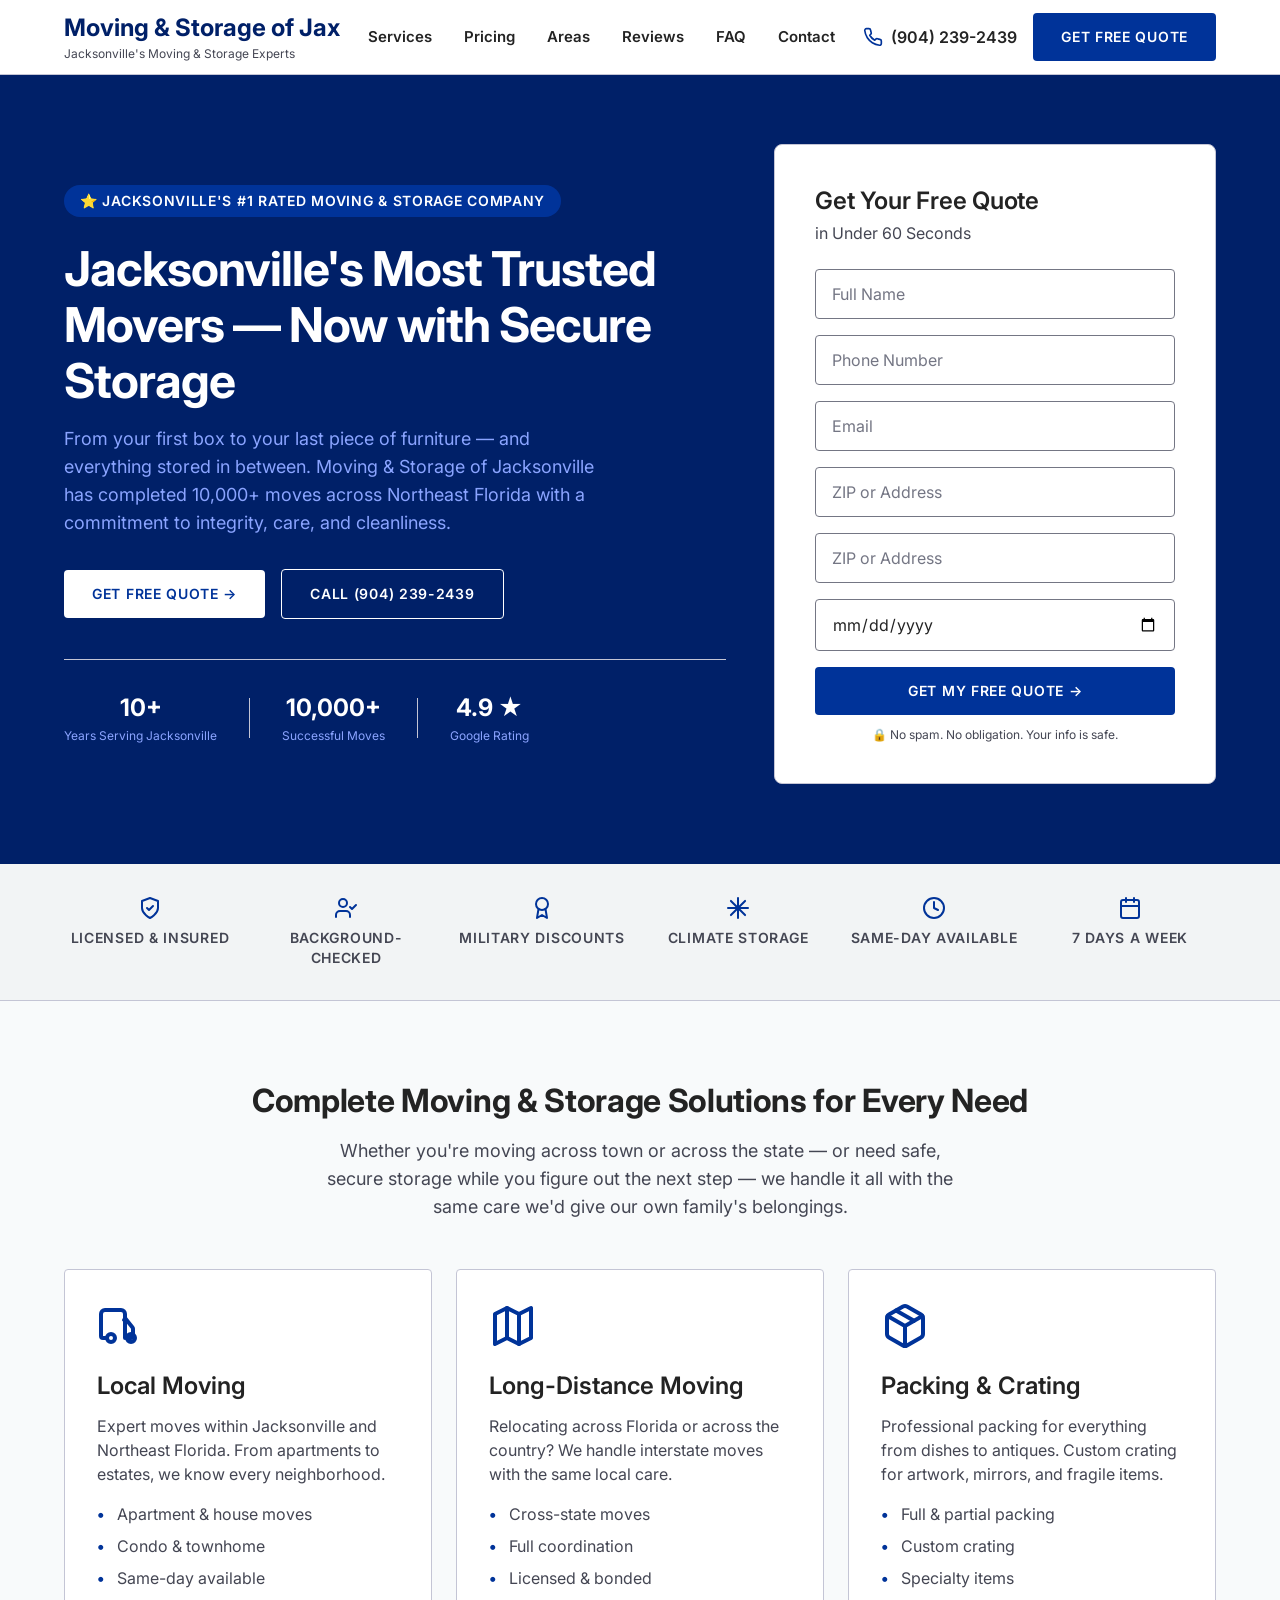
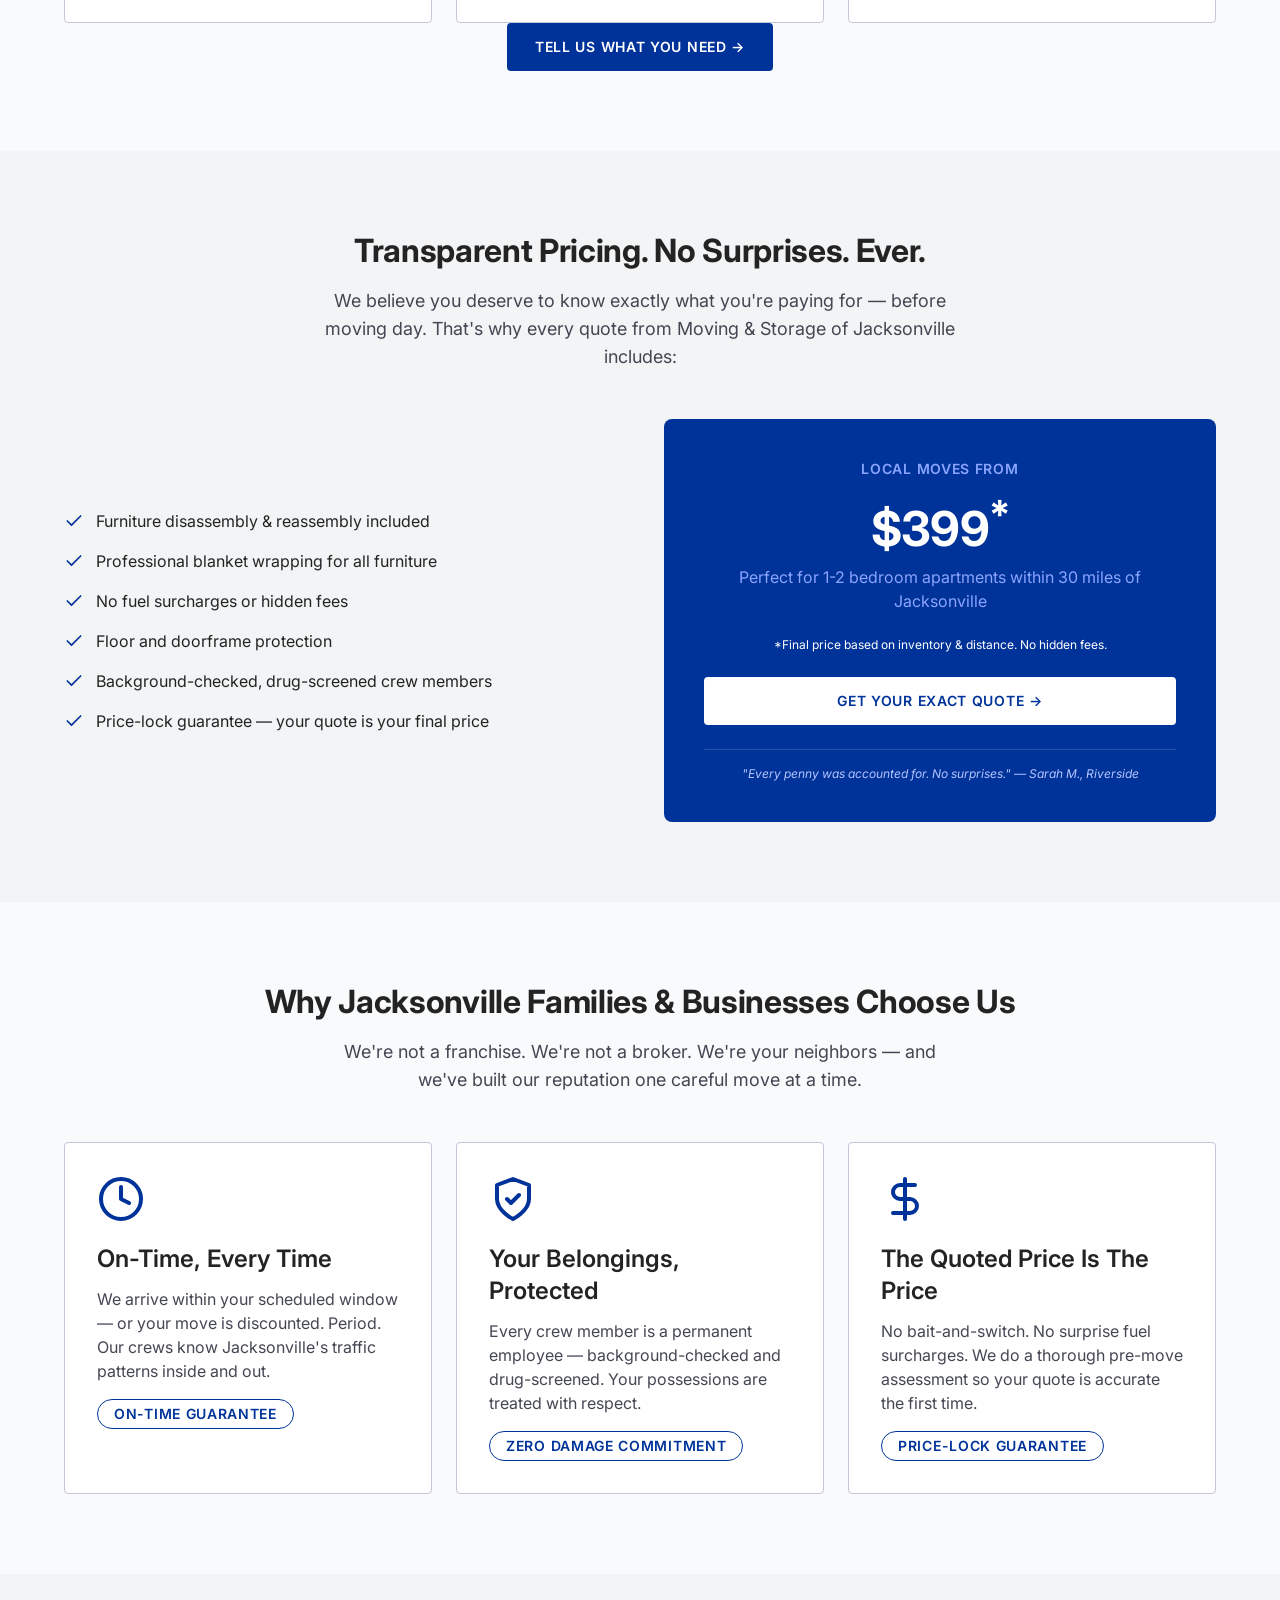
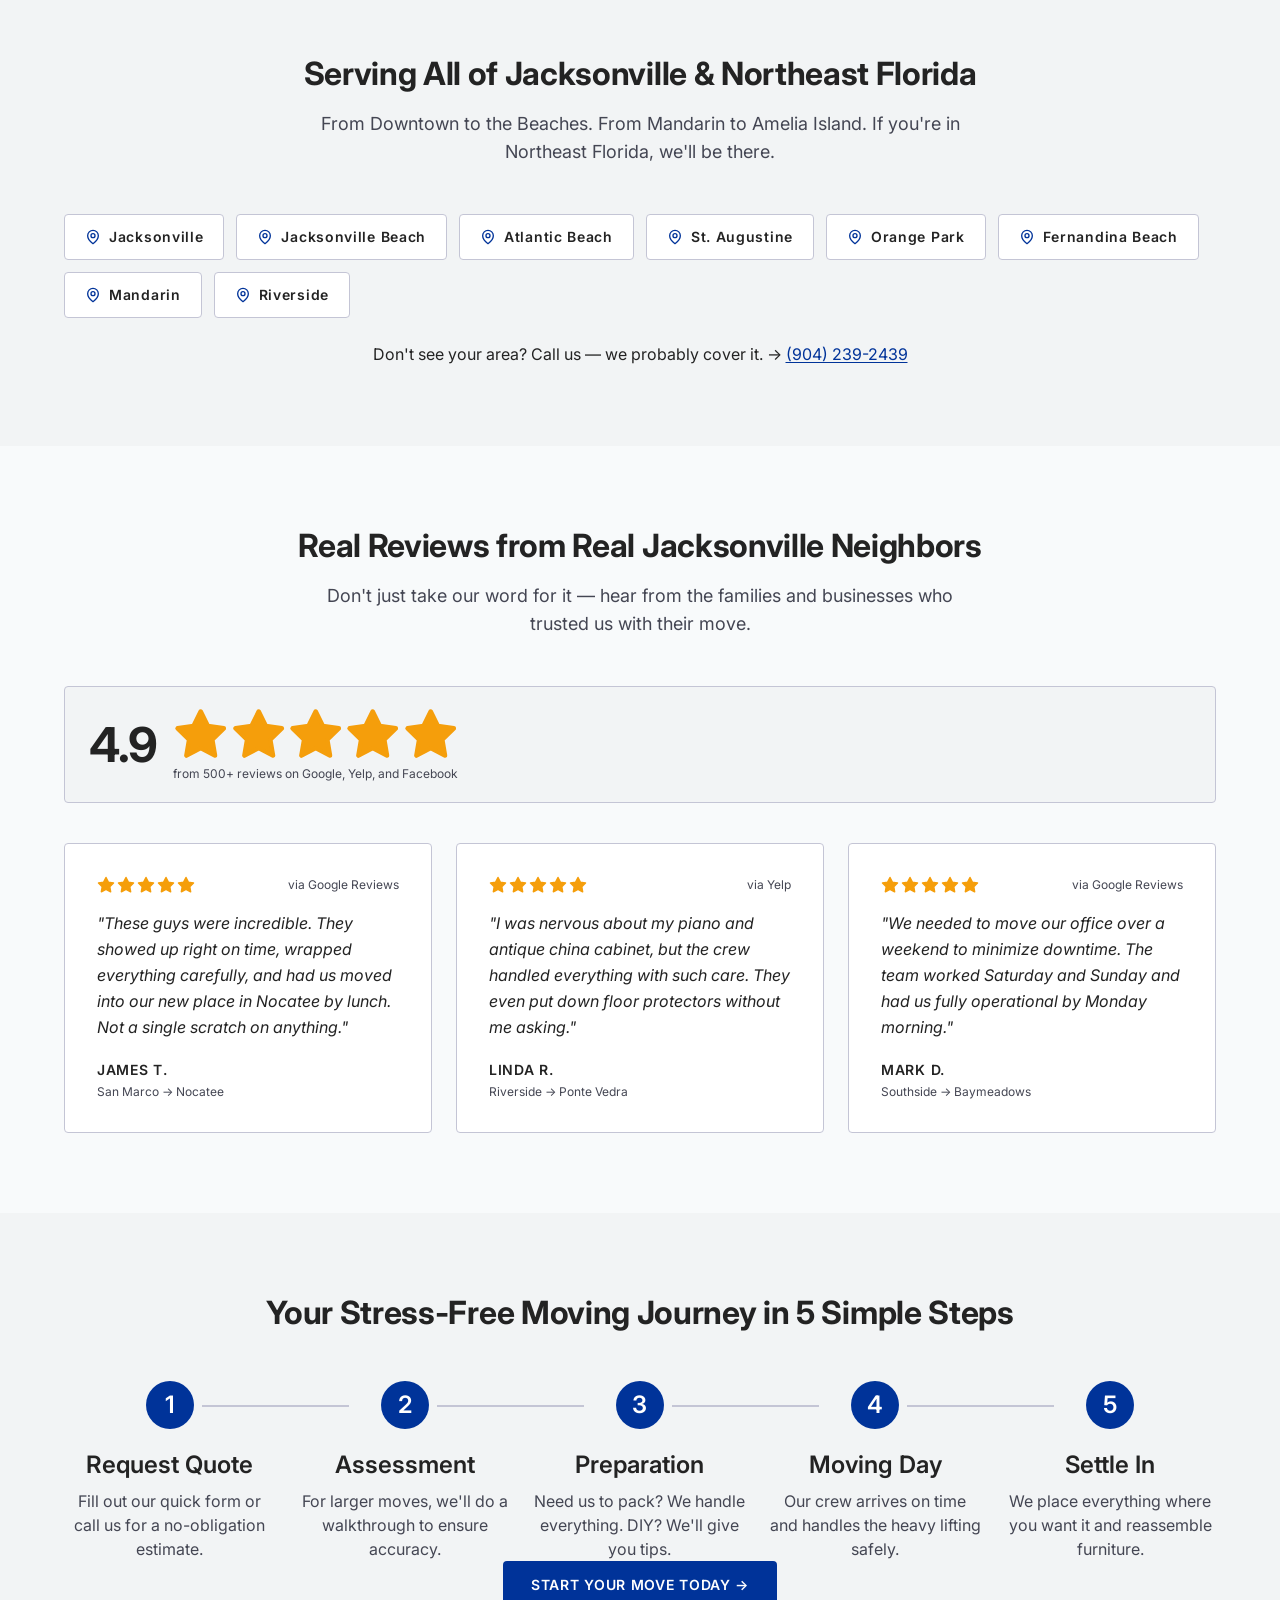
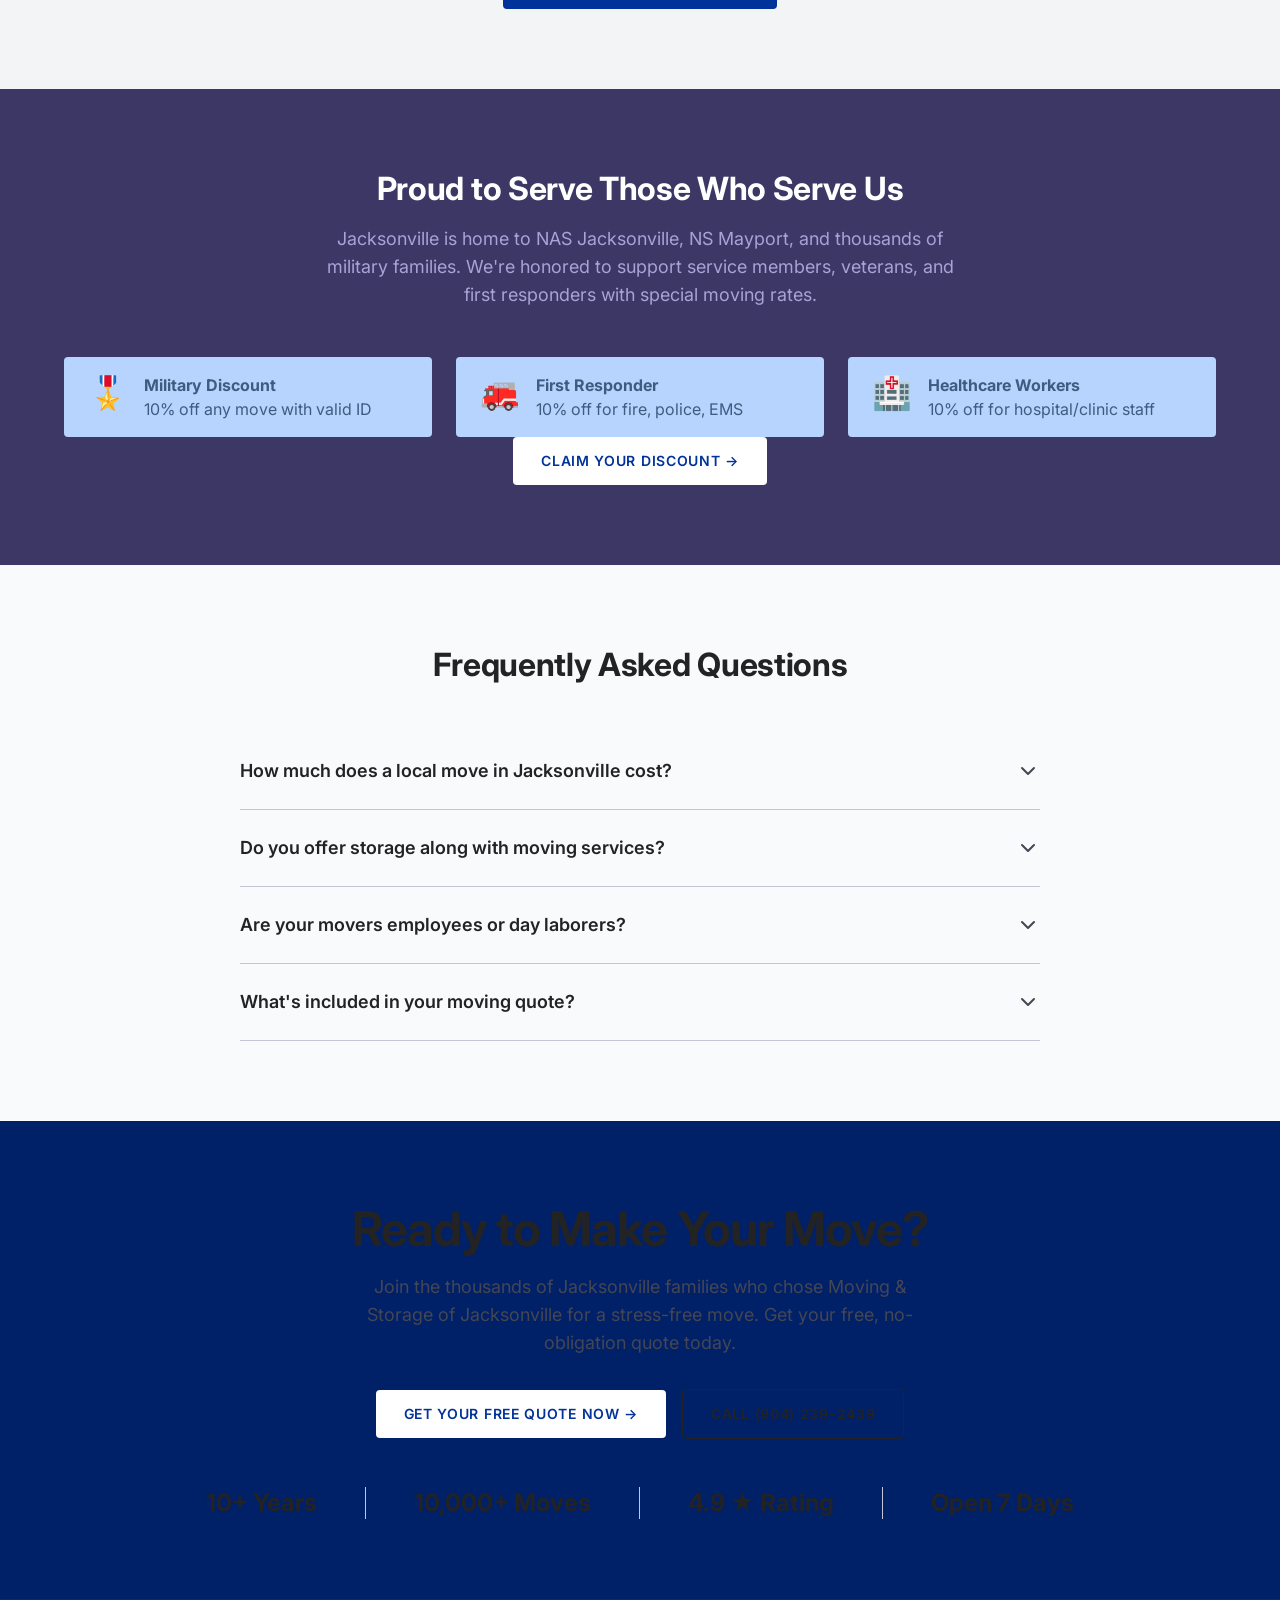
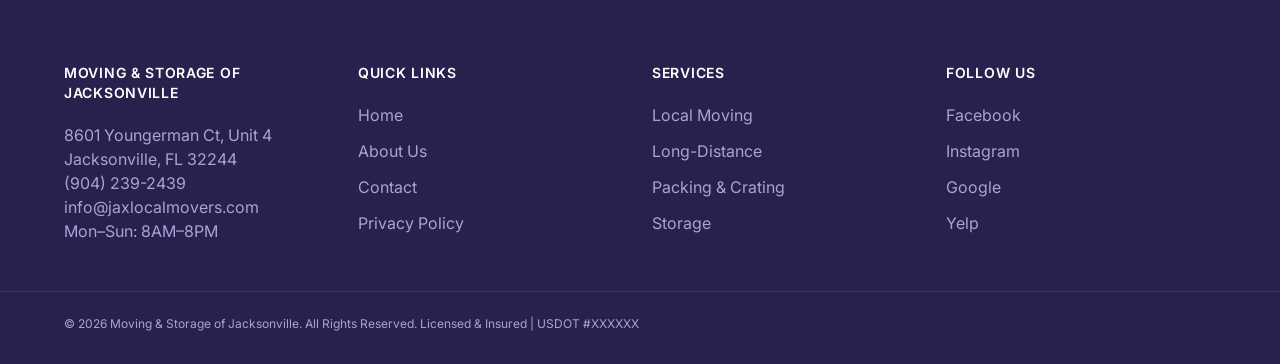
<file: l/index.html>
<!DOCTYPE html>
<html lang="en">
<head>
  <meta charset="UTF-8">
  <meta name="viewport" content="width=device-width, initial-scale=1.0">
  <meta name="description" content="Full-service moving and storage in Jacksonville, FL. Background-checked crews, climate-controlled storage, military discounts. Free quotes — call (904) 239-2439.">
  <title>Jacksonville's Most Trusted Movers &amp; Storage | Moving &amp; Storage of Jacksonville</title>
  <link rel="icon" href="data:image/svg+xml,<svg xmlns='http://www.w3.org/2000/svg' viewBox='0 0 100 100'><text y='.9em' font-size='90'>🚚</text></svg>">
  <link rel="preconnect" href="https://fonts.googleapis.com">
  <link rel="preconnect" href="https://fonts.gstatic.com" crossorigin>
  <link href="https://fonts.googleapis.com/css2?family=Inter:wght@400;500;600;700;800;900&display=swap" rel="stylesheet">
  
  <style>
    /* ==========================================================================
       JAX LOCAL MOVERS — Landing Page
       Design System: Kinetic Reliability
       ========================================================================== */

    /* ==========================================================================
       1. GOOGLE FONTS IMPORT (Moved to <link> in HTML head for performance, kept if needed)
       ========================================================================== */
    @import url('https://fonts.googleapis.com/css2?family=Inter:wght@400;600;700&display=swap');

    /* ==========================================================================
       2. CSS RESET
       ========================================================================== */
    *,
    *::before,
    *::after {
      box-sizing: border-box;
      margin: 0;
      padding: 0;
    }

    html {
      scroll-behavior: smooth;
      -webkit-text-size-adjust: 100%;
    }

    img,
    picture,
    video,
    svg {
      display: block;
      max-width: 100%;
    }

    input,
    button,
    textarea,
    select {
      font: inherit;
    }

    ul,
    ol {
      list-style: none;
    }

    /* ==========================================================================
       3. DESIGN TOKENS
       ========================================================================== */
    :root {
      /* ---- Colors ---- */
      --color-primary: #002068;
      --color-primary-container: #003399;
      --color-on-primary: #ffffff;
      --color-on-primary-container: #8aa4ff;
      --color-inverse-primary: #b5c4ff;

      --color-secondary: #436084;
      --color-on-secondary: #ffffff;
      --color-secondary-container: #b6d4fd;
      --color-on-secondary-container: #3e5c7f;

      --color-tertiary: #27214e;
      --color-on-tertiary: #ffffff;
      --color-tertiary-container: #3d3765;
      --color-on-tertiary-container: #a9a2d7;

      --color-surface: #f8fafb;
      --color-surface-dim: #d8dadb;
      --color-surface-container-lowest: #ffffff;
      --color-surface-container-low: #f2f4f5;
      --color-surface-container: #eceeef;
      --color-surface-container-high: #e6e8e9;
      --color-surface-container-highest: #e1e3e4;
      --color-on-surface: #191c1d;
      --color-on-surface-variant: #444653;

      --color-inverse-surface: #2e3132;
      --color-inverse-on-surface: #eff1f2;

      --color-outline: #747684;
      --color-outline-variant: #c4c5d5;

      --color-deep-onyx: #232323;
      --color-pure-white: #ffffff;

      --color-error: #ba1a1a;
      --color-alert-red: #d32f2f;
      --color-error-container: #ffdad6;
      --color-on-error: #ffffff;

      --color-surface-tint: #3557bc;

      /* ---- Typography ---- */
      --font-family: 'Inter', -apple-system, BlinkMacSystemFont, sans-serif;

      --headline-xl: 700 48px/56px var(--font-family);
      --headline-xl-ls: -0.02em;

      --headline-lg: 700 32px/40px var(--font-family);
      --headline-lg-ls: -0.01em;

      --headline-lg-mobile: 700 28px/36px var(--font-family);

      --headline-md: 600 24px/32px var(--font-family);

      --body-lg: 400 18px/28px var(--font-family);
      --body-md: 400 16px/24px var(--font-family);

      --label-md: 600 14px/20px var(--font-family);
      --label-md-ls: 0.05em;

      --caption: 400 12px/16px var(--font-family);

      /* ---- Spacing ---- */
      --spacing-base: 8px;
      --container-max: 1200px;
      --gutter: 24px;
      --margin-mobile: 16px;
      --section-gap: 80px;
      --boxed-padding: 40px;

      /* ---- Shapes ---- */
      --rounded-sm: 0.125rem;
      --rounded: 0.25rem;
      --rounded-md: 0.375rem;
      --rounded-lg: 0.5rem;
      --rounded-xl: 0.75rem;
      --rounded-full: 9999px;
    }

    /* ==========================================================================
       4. BASE / TYPOGRAPHY
       ========================================================================== */
    body {
      font: var(--body-md);
      color: var(--color-deep-onyx);
      background-color: var(--color-surface);
      -webkit-font-smoothing: antialiased;
      -moz-osx-font-smoothing: grayscale;
    }

    h1 {
      font: var(--headline-xl);
      letter-spacing: var(--headline-xl-ls);
    }

    h2 {
      font: var(--headline-lg);
      letter-spacing: var(--headline-lg-ls);
    }

    h3 { font: var(--headline-md); }
    h4 { font-weight: 600; font-size: 20px; line-height: 28px; }
    h5 { font-weight: 600; font-size: 18px; line-height: 24px; }
    h6 { font: var(--label-md); letter-spacing: var(--label-md-ls); text-transform: uppercase; }

    .headline-xl { font: var(--headline-xl); letter-spacing: var(--headline-xl-ls); }
    .headline-lg { font: var(--headline-lg); letter-spacing: var(--headline-lg-ls); }
    .headline-lg-mobile { font: var(--headline-lg-mobile); }
    .headline-md { font: var(--headline-md); }
    .body-lg { font: var(--body-lg); }
    .body-md { font: var(--body-md); }
    .label-md { font: var(--label-md); letter-spacing: var(--label-md-ls); text-transform: uppercase; }
    .caption { font: var(--caption); }

    a {
      color: var(--color-primary-container);
      text-decoration: underline;
      text-underline-offset: 2px;
      transition: color 0.2s;
    }

    a:hover { color: var(--color-primary); }

    /* ==========================================================================
       5. LAYOUT
       ========================================================================== */
    .container {
      width: 100%;
      max-width: var(--container-max);
      margin-inline: auto;
      padding-inline: var(--gutter);
    }

    .section { padding-block: var(--section-gap); }

    .section__eyebrow {
      font: var(--label-md);
      letter-spacing: var(--label-md-ls);
      text-transform: uppercase;
      color: var(--color-primary-container);
      margin-bottom: 8px;
    }

    .section__title {
      font: var(--headline-lg);
      letter-spacing: var(--headline-lg-ls);
      color: var(--color-deep-onyx);
      margin-bottom: 16px;
    }

    .section__subtitle {
      font: var(--body-lg);
      color: var(--color-on-surface-variant);
      max-width: 640px;
    }

    .section__header { margin-bottom: 48px; }
    .section__header--center { text-align: center; margin-inline: auto; }
    .section__header--center .section__subtitle { margin-inline: auto; }

    /* ---- Grid system ---- */
    .grid-2 { display: grid; grid-template-columns: repeat(2, 1fr); gap: var(--gutter); }
    .grid-3 { display: grid; grid-template-columns: repeat(3, 1fr); gap: var(--gutter); }
    .grid-4 { display: grid; grid-template-columns: repeat(4, 1fr); gap: var(--gutter); }
    .grid-6 { display: grid; grid-template-columns: repeat(6, 1fr); gap: var(--gutter); }

    /* ---- Section color variants ---- */
    .section--surface-low { background-color: var(--color-surface-container-low); }
    .section--primary { background-color: var(--color-primary); color: var(--color-on-primary); }
    .section--primary .section__title, .section--primary .section__eyebrow { color: var(--color-on-primary); }
    .section--primary .section__subtitle { color: var(--color-on-primary-container); }

    .section--primary-container { background-color: var(--color-primary-container); color: var(--color-on-primary); }
    .section--primary-container .section__title, .section--primary-container .section__eyebrow { color: var(--color-on-primary); }
    .section--primary-container .section__subtitle { color: var(--color-on-primary-container); }

    .section--inverse { background-color: var(--color-inverse-surface); color: var(--color-inverse-on-surface); }
    .section--inverse .section__title, .section--inverse .section__eyebrow { color: var(--color-inverse-on-surface); }
    .section--inverse .section__subtitle { color: var(--color-inverse-on-surface); opacity: 0.8; }

    .section--tertiary { background-color: var(--color-tertiary-container); color: var(--color-on-tertiary); }
    .section--tertiary .section__title, .section--tertiary .section__eyebrow { color: var(--color-on-tertiary); }
    .section--tertiary .section__subtitle { color: var(--color-on-tertiary-container); }

    /* ==========================================================================
       6. STICKY HEADER
       ========================================================================== */
    .header {
      position: fixed;
      top: 0; left: 0; right: 0;
      z-index: 1000;
      background-color: var(--color-pure-white);
      border-bottom: 1px solid var(--color-outline-variant);
    }

    .header__inner {
      display: flex;
      align-items: center;
      justify-content: space-between;
      max-width: var(--container-max);
      margin-inline: auto;
      padding: 12px var(--gutter);
    }

    .header__logo { display: flex; align-items: center; gap: 12px; text-decoration: none; }
    .header__logo-img { height: 40px; width: auto; }
    
    .header__logo-text {
      font-size: 24px;
      line-height: 32px;
      font-weight: 700;
      color: var(--color-primary);
    }

    .header__tagline { font: var(--caption); color: var(--color-on-surface-variant); margin-top: 2px; }

    /* Fix: Added header__nav styles for inline display */
    .header__nav {
      display: flex;
      gap: 32px;
      align-items: center;
    }

    .header__nav a {
      text-decoration: none;
      color: var(--color-deep-onyx);
      font-weight: 600;
      font-size: 15px;
      transition: color 0.2s;
    }

    .header__nav a:hover {
      color: var(--color-primary-container);
    }

    .header__actions { display: flex; align-items: center; gap: 16px; }
    
    .header__phone {
      display: flex;
      align-items: center;
      gap: 8px;
      color: var(--color-deep-onyx);
      text-decoration: none;
      font-weight: 600;
      font-size: 16px;
      line-height: 24px;
      white-space: nowrap;
    }
    
    .header__phone:hover { color: var(--color-primary-container); }
    .header__phone-icon { color: var(--color-primary-container); flex-shrink: 0; width: 20px; height: 20px; }

    /* ---- Hamburger ---- */
    .hamburger {
      display: none;
      flex-direction: column;
      justify-content: center;
      gap: 5px;
      width: 32px; height: 32px;
      background: none; border: none;
      cursor: pointer; padding: 4px;
    }
    .hamburger__bar {
      display: block; width: 100%; height: 2px;
      background-color: var(--color-deep-onyx);
      border-radius: var(--rounded-full);
      transition: transform 0.3s, opacity 0.3s;
    }
    .hamburger--open .hamburger__bar:nth-child(1) { transform: translateY(7px) rotate(45deg); }
    .hamburger--open .hamburger__bar:nth-child(2) { opacity: 0; }
    .hamburger--open .hamburger__bar:nth-child(3) { transform: translateY(-7px) rotate(-45deg); }

    /* ---- Mobile Navigation ---- */
    .mobile-nav {
      display: none;
      position: absolute; top: 100%; left: 0; right: 0;
      background-color: var(--color-pure-white);
      border-bottom: 1px solid var(--color-outline-variant);
      padding: 16px var(--gutter);
      z-index: 999;
    }
    .mobile-nav--open { display: block; }
    .mobile-nav__list { display: flex; flex-direction: column; gap: 0; }
    .mobile-nav__link {
      display: block; padding: 14px 0;
      font: var(--body-md); font-weight: 600; color: var(--color-deep-onyx);
      text-decoration: none; border-bottom: 1px solid var(--color-outline-variant);
    }
    .mobile-nav__link:hover { color: var(--color-primary-container); }
    .mobile-nav__link:last-child { border-bottom: none; }
    .mobile-nav__cta { margin-top: 16px; }

    /* ==========================================================================
       7. HERO SECTION
       ========================================================================== */
    .hero {
      background-color: var(--color-primary);
      min-height: 600px;
      padding-top: calc(var(--section-gap) + 64px); 
      padding-bottom: var(--section-gap);
    }
    .hero__grid {
      display: grid;
      grid-template-columns: 1.5fr 1fr;
      gap: 48px;
      align-items: center;
    }
    .hero__badge {
      display: inline-flex; align-items: center; gap: 8px;
      background-color: var(--color-primary-container);
      color: var(--color-on-primary); border-radius: var(--rounded-full);
      font: var(--label-md); letter-spacing: var(--label-md-ls); text-transform: uppercase;
      padding: 6px 16px; margin-bottom: 24px;
    }
    .hero__title { font: var(--headline-xl); letter-spacing: var(--headline-xl-ls); color: var(--color-on-primary); margin-bottom: 16px; }
    .hero__subtitle { font: var(--body-lg); color: var(--color-on-primary-container); margin-bottom: 32px; max-width: 540px; }
    .hero__ctas { display: flex; align-items: center; gap: 16px; flex-wrap: wrap; }
    .hero__stats { display: flex; align-items: center; gap: 32px; border-top: 1px solid var(--color-outline-variant); padding-top: 32px; margin-top: 40px; }
    .hero__stat { text-align: center; }
    .hero__stat-value, .hero__stat-number { font: var(--headline-md); color: var(--color-on-primary); font-weight: 700; }
    .hero__stat-label { display: block; font: var(--caption); color: var(--color-on-primary-container); margin-top: 4px; }
    .hero__stat-divider { width: 1px; height: 40px; background-color: var(--color-outline-variant); flex-shrink: 0; }

    /* ==========================================================================
       8. QUOTE FORM
       ========================================================================== */
    .quote-form {
      background-color: var(--color-pure-white);
      border: 1px solid var(--color-outline-variant);
      border-radius: var(--rounded-lg);
      padding: var(--boxed-padding);
    }
    .quote-form__title { font: var(--headline-md); color: var(--color-deep-onyx); margin-bottom: 4px; }
    .quote-form__subtitle { font: var(--body-md); color: var(--color-on-surface-variant); margin-bottom: 24px; }
    .form-group { margin-bottom: 16px; }
    
    .quote-form__input, .form-group input {
      width: 100%; padding: 12px 16px;
      border: 1px solid var(--color-outline); border-radius: var(--rounded);
      font: var(--body-md); color: var(--color-deep-onyx);
      background-color: var(--color-pure-white);
      transition: border-color 0.2s, box-shadow 0.2s;
    }
    .form-group input::placeholder { color: var(--color-outline); }
    .form-group input:focus {
      outline: none; border-color: var(--color-on-surface); border-width: 2px;
      padding: 11px 15px; 
    }
    .form-group input:focus-visible { box-shadow: 0 0 0 2px rgba(0, 51, 153, 0.15); }
    
    .quote-form__privacy { font: var(--caption); color: var(--color-on-surface-variant); text-align: center; margin-top: 12px; }

    /* ==========================================================================
       9. MODAL OVERLAY
       ========================================================================== */
    .modal-overlay {
      position: fixed; inset: 0; background-color: rgba(0, 0, 0, 0.5);
      z-index: 2000; display: none; align-items: center; justify-content: center;
      padding: var(--gutter);
    }
    .modal-overlay--open { display: flex; }
    .modal-content {
      background-color: var(--color-pure-white); border-radius: var(--rounded-lg);
      max-width: 500px; width: 90%; max-height: 90vh; overflow-y: auto;
      padding: var(--boxed-padding); position: relative;
      animation: modal-enter 0.25s ease-out;
    }
    @keyframes modal-enter { from { opacity: 0; transform: translateY(16px) scale(0.98); } to { opacity: 1; transform: translateY(0) scale(1); } }
    .modal-close {
      position: absolute; top: 16px; right: 16px; width: 32px; height: 32px;
      display: flex; align-items: center; justify-content: center;
      background: none; border: none; cursor: pointer; color: var(--color-on-surface-variant);
      border-radius: var(--rounded); transition: color 0.2s, background-color 0.2s;
    }
    .modal-close:hover { color: var(--color-on-surface); background-color: var(--color-surface-container-high); }

    /* ==========================================================================
       10. TRUST BAR
       ========================================================================== */
    .trust-bar { background-color: var(--color-surface-container-low); border-bottom: 1px solid var(--color-outline-variant); padding-block: 32px; }
    .trust-bar__grid { display: grid; grid-template-columns: repeat(6, 1fr); text-align: center; gap: var(--gutter); }
    .trust-bar__item { display: flex; flex-direction: column; align-items: center; gap: 8px; }
    .trust-bar__icon { width: 24px; height: 24px; color: var(--color-primary-container); stroke-width: 2; flex-shrink: 0; }
    .trust-bar__label, .trust-bar__item span { font: var(--label-md); letter-spacing: var(--label-md-ls); text-transform: uppercase; color: var(--color-on-surface-variant); }

    /* ==========================================================================
       11. SERVICE CARDS
       ========================================================================== */
    .service-card {
      background-color: var(--color-pure-white); border: 1px solid var(--color-outline-variant);
      border-radius: var(--rounded); padding: 32px; transition: background-color 0.2s, box-shadow 0.2s;
    }
    .service-card:hover { background-color: var(--color-surface-container-low); box-shadow: 0 4px 20px rgba(0, 0, 0, 0.05); }
    .service-card__icon { width: 48px; height: 48px; color: var(--color-primary-container); margin-bottom: 20px; flex-shrink: 0; }
    .service-card__title { font: var(--headline-md); color: var(--color-deep-onyx); margin-bottom: 12px; }
    .service-card__desc { font: var(--body-md); color: var(--color-on-surface-variant); margin-bottom: 16px; }
    .service-card__details { display: flex; flex-direction: column; gap: 8px; }
    .service-card__details li { font: var(--body-md); color: var(--color-on-surface-variant); padding-left: 20px; position: relative; }
    .service-card__details li::before { content: '•'; position: absolute; left: 0; color: var(--color-primary-container); font-weight: 700; }

    /* ==========================================================================
       12. PRICING SECTION
       ========================================================================== */
    /* Fix: Added missing pricing-layout grid */
    .pricing-layout {
      display: grid;
      grid-template-columns: 1fr 1fr;
      gap: 48px;
      align-items: center;
    }

    .pricing-card {
      background-color: var(--color-primary-container); color: var(--color-on-primary);
      border-radius: var(--rounded-lg); padding: var(--boxed-padding); text-align: center;
    }
    .pricing-card__eyebrow { display: block; font: var(--label-md); letter-spacing: var(--label-md-ls); text-transform: uppercase; color: var(--color-on-primary-container); margin-bottom: 8px; }
    .pricing-card__amount { display: block; font: var(--headline-xl); letter-spacing: var(--headline-xl-ls); color: var(--color-on-primary); margin-bottom: 8px; }
    .pricing-card__desc { font: var(--body-md); color: var(--color-on-primary-container); margin-bottom: 24px; }
    .pricing-card__fine { margin-bottom: 24px; }
    .pricing-card__testimonial { font: var(--caption); color: var(--color-inverse-primary); font-style: italic; margin-top: 24px; padding-top: 16px; border-top: 1px solid rgba(255, 255, 255, 0.15); }
    .pricing-card__cta {
      display: inline-flex; align-items: center; justify-content: center; width: 100%;
      background-color: var(--color-pure-white); color: var(--color-primary-container);
      border: none; border-radius: var(--rounded); padding: 14px 28px;
      font: var(--label-md); letter-spacing: var(--label-md-ls); text-transform: uppercase;
      cursor: pointer; text-decoration: none; transition: background-color 0.2s;
    }
    .pricing-card__cta:hover { background-color: var(--color-surface-container-low); color: var(--color-primary-container); }
    
    .value-stack { display: flex; flex-direction: column; gap: 16px; }
    .value-stack__item { display: flex; align-items: flex-start; gap: 12px; font: var(--body-md); color: var(--color-deep-onyx); }
    .value-stack__check { color: var(--color-primary-container); flex-shrink: 0; width: 20px; height: 20px; margin-top: 2px; }

    /* ==========================================================================
       13. PROMISE CARDS
       ========================================================================== */
    .promise-card { background-color: var(--color-pure-white); border: 1px solid var(--color-outline-variant); border-radius: var(--rounded); padding: 32px; transition: background-color 0.2s, box-shadow 0.2s; }
    .promise-card:hover { background-color: var(--color-surface-container-low); box-shadow: 0 4px 20px rgba(0, 0, 0, 0.05); }
    .promise-card__icon { width: 48px; height: 48px; color: var(--color-primary-container); margin-bottom: 20px; }
    .promise-card__title { font: var(--headline-md); color: var(--color-deep-onyx); margin-bottom: 12px; }
    .promise-card__body { font: var(--body-md); color: var(--color-on-surface-variant); margin-bottom: 16px; }
    .promise-card__badge {
      display: inline-flex; align-items: center; border: 1px solid var(--color-primary-container);
      color: var(--color-primary-container); border-radius: var(--rounded-full);
      font: var(--label-md); letter-spacing: var(--label-md-ls); text-transform: uppercase; padding: 4px 16px;
    }

    /* ==========================================================================
       14. LOCATION PILLS
       ========================================================================== */
    .location-pills { display: flex; flex-wrap: wrap; gap: 12px; }
    .location-pill {
      display: flex; align-items: center; gap: 8px; background-color: var(--color-pure-white);
      border: 1px solid var(--color-outline-variant); border-radius: var(--rounded);
      padding: 12px 20px; transition: box-shadow 0.2s;
    }
    .location-pill:hover { box-shadow: 0 2px 12px rgba(0, 0, 0, 0.06); }
    .location-pill__icon { width: 16px; height: 16px; color: var(--color-primary-container); flex-shrink: 0; }
    .location-pill__text { font: var(--label-md); letter-spacing: var(--label-md-ls); text-transform: none; color: var(--color-deep-onyx); }
    .areas__note { margin-top: 24px; text-align: center; }

    /* ==========================================================================
       15. REVIEW CARDS
       ========================================================================== */
    .review-card { background-color: var(--color-pure-white); border: 1px solid var(--color-outline-variant); border-radius: var(--rounded); padding: 32px; }
    .review-card__header { display: flex; align-items: center; justify-content: space-between; margin-bottom: 16px; }
    .review-card__stars { display: flex; gap: 2px; color: #f59e0b; }
    .review-card__stars svg { width: 18px; height: 18px; }
    .review-card__source { font: var(--caption); color: var(--color-on-surface-variant); }
    .review-card__text { font: var(--body-md); color: var(--color-deep-onyx); font-style: italic; margin-bottom: 20px; line-height: 26px; }
    .review-card__author { font: var(--label-md); letter-spacing: var(--label-md-ls); text-transform: uppercase; color: var(--color-deep-onyx); margin-top: 4px; }
    .review-card__move { font: var(--caption); color: var(--color-on-surface-variant); margin-top: 4px; }
    .review-aggregate { display: flex; align-items: center; gap: 16px; padding: 20px 24px; background-color: var(--color-surface-container-low); border-radius: var(--rounded); border: 1px solid var(--color-outline-variant); margin-bottom: 40px; }
    .review-aggregate__score { font: var(--headline-xl); letter-spacing: var(--headline-xl-ls); color: var(--color-deep-onyx); }
    .review-aggregate__details { display: flex; flex-direction: column; gap: 4px; }
    .review-aggregate__stars { display: flex; gap: 2px; color: #f59e0b; }
    .review-aggregate__count { font: var(--caption); color: var(--color-on-surface-variant); }

    /* ==========================================================================
       16. PROCESS STEPS
       ========================================================================== */
    .process-steps { display: grid; grid-template-columns: repeat(5, 1fr); gap: var(--gutter); position: relative; }
    .process-step { text-align: center; display: flex; flex-direction: column; align-items: center; position: relative; }
    .process-step__number {
      width: 48px; height: 48px; border-radius: var(--rounded-full);
      background-color: var(--color-primary-container); color: var(--color-on-primary);
      font: var(--headline-md); display: flex; align-items: center; justify-content: center;
      margin-bottom: 20px; flex-shrink: 0; position: relative; z-index: 1;
    }
    .process-step__title { font: var(--headline-md); color: var(--color-deep-onyx); margin-bottom: 8px; }
    .process-step__desc { font: var(--body-md); color: var(--color-on-surface-variant); }
    .process-step__connector {
      position: absolute; top: 24px; left: calc(50% + 32px); right: calc(-50% + 32px);
      height: 2px; background-color: var(--color-outline-variant); z-index: 0;
    }
    .process-step:last-child .process-step__connector { display: none; }

    /* ==========================================================================
       17. MILITARY SECTION
       ========================================================================== */
    .military-discount { display: flex; align-items: center; gap: 16px; background-color: var(--color-secondary-container); color: var(--color-on-secondary-container); border-radius: var(--rounded); padding: 16px 24px; }
    .military-discount__icon { width: 40px; height: 40px; flex-shrink: 0; }
    .military-discount__text { font: var(--body-md); color: var(--color-on-secondary-container); }
    .military-discount__text strong { font-weight: 700; }
    .military-list { display: flex; flex-direction: column; gap: 12px; margin-top: 24px; margin-bottom: 32px; }
    .military-list__item { display: flex; align-items: flex-start; gap: 10px; font: var(--body-md); color: var(--color-on-tertiary); }
    .military-list__check { color: var(--color-inverse-primary); width: 20px; height: 20px; flex-shrink: 0; margin-top: 2px; }

    /* ==========================================================================
       18. FAQ ACCORDION
       ========================================================================== */
    .faq-list { max-width: 800px; margin-inline: auto; }
    .faq-item { border-bottom: 1px solid var(--color-outline-variant); }
    .faq-question {
      display: flex; align-items: center; justify-content: space-between;
      width: 100%; padding: 24px 0; background: none; border: none; cursor: pointer;
      text-align: left; font-family: var(--font-family); font-weight: 600; font-size: 18px; line-height: 28px;
      color: var(--color-deep-onyx); gap: 16px;
    }
    .faq-question:hover { color: var(--color-primary-container); }
    .faq-chevron { width: 24px; height: 24px; color: var(--color-on-surface-variant); flex-shrink: 0; transition: transform 0.3s ease; }
    .faq-item--open .faq-chevron { transform: rotate(180deg); }
    .faq-answer { font: var(--body-md); color: var(--color-on-surface-variant); padding-bottom: 24px; display: none; line-height: 26px; }
    .faq-item--open .faq-answer { display: block; }
    .faq-answer p + p { margin-top: 12px; }

    /* ==========================================================================
       19. FINAL CTA (Conversion Banner)
       ========================================================================== */
    .final-cta { text-align: center; padding-block: var(--section-gap); }
    .final-cta__title { font: var(--headline-xl); letter-spacing: var(--headline-xl-ls); margin-bottom: 16px; color: var(--color-deep-onyx); }
    .final-cta__subtitle { font: var(--body-lg); margin-bottom: 32px; max-width: 600px; margin-inline: auto; color: var(--color-on-surface-variant); }
    .final-cta__actions { display: flex; align-items: center; justify-content: center; gap: 16px; flex-wrap: wrap; margin-bottom: 40px; }
    .final-cta__stats { display: flex; align-items: center; justify-content: center; gap: 48px; margin-top: 48px; }
    .final-cta__stat-value { display: block; font: var(--headline-md); font-weight: 700; color: var(--color-deep-onyx); }
    .final-cta__stat-label { display: block; font: var(--caption); margin-top: 4px; opacity: 0.8; }
    .final-cta__stat-divider { width: 1px; height: 32px; background-color: var(--color-outline-variant); flex-shrink: 0; }

    /* ==========================================================================
       20. FOOTER
       ========================================================================== */
    .footer { background-color: var(--color-tertiary); color: var(--color-on-tertiary); padding-top: 64px; padding-bottom: 32px; }
    .footer__grid { display: grid; grid-template-columns: repeat(4, 1fr); gap: var(--gutter); margin-bottom: 48px; }
    .footer__title { font: var(--label-md); letter-spacing: var(--label-md-ls); text-transform: uppercase; color: var(--color-on-tertiary); margin-bottom: 20px; }
    .footer__list { display: flex; flex-direction: column; gap: 12px; }
    .footer__link, .footer__address p { font: var(--body-md); color: var(--color-on-tertiary-container); text-decoration: none; transition: color 0.2s; }
    .footer__link:hover, .footer__address a:hover { color: var(--color-on-tertiary); }
    .footer__address a { color: var(--color-on-tertiary-container); text-decoration: none; }
    .footer__bottom { border-top: 1px solid var(--color-tertiary-container); padding-top: 24px; margin-top: 24px; display: flex; align-items: center; justify-content: space-between; flex-wrap: wrap; gap: 16px; }
    .footer__copyright { font: var(--caption); color: var(--color-on-tertiary-container); }
    .footer__social-icon { color: var(--color-on-tertiary-container); transition: color 0.2s; text-decoration: none;}
    .footer__social-icon:hover { color: var(--color-on-tertiary); }

    /* ==========================================================================
       21. BUTTONS
       ========================================================================== */
    .btn {
      display: inline-flex; align-items: center; justify-content: center; gap: 8px;
      padding: 14px 28px; border-radius: var(--rounded); font: var(--label-md);
      letter-spacing: var(--label-md-ls); text-transform: uppercase; cursor: pointer;
      border: none; text-decoration: none; transition: background-color 0.2s, color 0.2s, border-color 0.2s, box-shadow 0.2s;
      white-space: nowrap;
    }
    .btn:focus-visible { outline: 2px solid var(--color-primary-container); outline-offset: 2px; }
    .btn--primary { background-color: var(--color-primary-container); color: var(--color-on-primary); }
    .btn--primary:hover { background-color: var(--color-primary); }
    .btn--secondary { background-color: transparent; border: 1px solid var(--color-deep-onyx); color: var(--color-deep-onyx); }
    .btn--secondary:hover { background-color: var(--color-deep-onyx); color: var(--color-pure-white); }
    .btn--inverted { background-color: var(--color-pure-white); color: var(--color-primary-container); }
    .btn--inverted:hover { background-color: var(--color-surface-container-low); }
    .btn--full { width: 100%; }
    
    .section--cta .btn--secondary { border-color: var(--color-primary-container); color: var(--color-primary-container); }
    .section--cta .btn--secondary:hover { background-color: var(--color-primary-container); color: var(--color-pure-white); }
    .hero__ctas .btn--secondary { border-color: var(--color-on-primary); color: var(--color-on-primary); }
    .hero__ctas .btn--secondary:hover { background-color: var(--color-pure-white); color: var(--color-primary-container); }

    .text-center { text-align: center; }
    .sr-only { position: absolute; width: 1px; height: 1px; padding: 0; margin: -1px; overflow: hidden; clip: rect(0, 0, 0, 0); white-space: nowrap; border-width: 0; }
    
    /* ==========================================================================
       23. RESPONSIVE — TABLET (max-width: 1023px)
       ========================================================================== */
    @media (max-width: 1023px) {
      :root { --section-gap: 60px; --gutter: 20px; }
      .grid-3 { grid-template-columns: repeat(2, 1fr); }
      .grid-4 { grid-template-columns: repeat(2, 1fr); }
      .grid-6 { grid-template-columns: repeat(3, 1fr); }
      .hero__grid { grid-template-columns: 1fr; gap: 40px; }
      .header__nav { display: none; }
      .process-steps { grid-template-columns: repeat(2, 1fr); }
      .process-step__connector { display: none; }
      .footer__grid { grid-template-columns: repeat(2, 1fr); gap: 32px; }
      .trust-bar__grid { grid-template-columns: repeat(3, 1fr); }
    }

    /* ==========================================================================
       24. RESPONSIVE — MOBILE (max-width: 767px)
       ========================================================================== */
    @media (max-width: 767px) {
      :root { --section-gap: 40px; --boxed-padding: 24px; --gutter: 16px; }
      .grid-2 { grid-template-columns: 1fr; }
      .grid-3 { grid-template-columns: 1fr; }
      .grid-4 { grid-template-columns: repeat(2, 1fr); }
      .grid-6 { grid-template-columns: repeat(2, 1fr); }
      
      .hamburger { display: flex; }
      .header__phone-text, .header__actions .btn, .header__tagline { display: none; }
      .header__logo-text { font-size: 20px; line-height: 28px; }
      
      .hero { padding-top: calc(40px + 56px); padding-bottom: 40px; }
      .hero__title { font: var(--headline-lg-mobile); }
      .hero__ctas { flex-direction: column; align-items: stretch; }
      .hero__stats { gap: 16px; flex-wrap: wrap; justify-content: center; }
      .hero__stat-divider, .hero__form-wrapper { display: none; }
      
      .trust-bar__grid { grid-template-columns: repeat(2, 1fr); gap: 16px; }
      .service-card, .promise-card, .review-card, .pricing-card { padding: 24px; }
      .pricing-layout { grid-template-columns: 1fr; }
      
      .process-steps { grid-template-columns: 1fr; gap: 32px; }
      .process-step { text-align: left; flex-direction: row; align-items: flex-start; gap: 16px; }
      .process-step__number { margin-bottom: 0; }
      .process-step__body { flex: 1; }
      .process-step__connector { display: none; }
      
      .final-cta__stats { flex-direction: column; gap: 24px; }
      .final-cta__stat-divider { display: none; }
      .final-cta__actions { flex-direction: column; }
      .final-cta__actions .btn { width: 100%; }
      .footer__grid { grid-template-columns: 1fr; gap: 32px; }
      .military-discount { flex-direction: column; text-align: center; padding: 20px; }
      .review-aggregate { flex-direction: column; text-align: center; padding: 16px; }
    }

    @media (max-width: 479px) {
      .grid-4 { grid-template-columns: 1fr; }
      .grid-6 { grid-template-columns: 1fr; }
      .trust-bar__grid { grid-template-columns: 1fr; }
    }
  </style>
<script>
document.addEventListener('DOMContentLoaded', function() {
    const paramsToCapture = ['gclid', 'gbraid', 'wbraid', 'msclkid', 'fbclid', 'utm_source', 'utm_medium', 'utm_campaign', 'utm_term', 'utm_content'];
    const urlParams = new URLSearchParams(window.location.search);
    
    // Save URL parameters to sessionStorage and localStorage safely
    paramsToCapture.forEach(function(param) {
        if (urlParams.has(param)) {
            const val = urlParams.get(param);
            try {
                sessionStorage.setItem(param, val);
            } catch (e) {
                console.warn('sessionStorage is not accessible:', e);
            }
            try {
                localStorage.setItem(param, val);
            } catch (e) {
                console.warn('localStorage is not accessible:', e);
            }
        }
    });

    // Save landing page and session start time safely
    try {
        if (!sessionStorage.getItem('landing_page') && !localStorage.getItem('landing_page')) {
            sessionStorage.setItem('landing_page', window.location.href);
            localStorage.setItem('landing_page', window.location.href);
        }
        if (!sessionStorage.getItem('session_start_time') && !localStorage.getItem('session_start_time')) {
            sessionStorage.setItem('session_start_time', Date.now());
            localStorage.setItem('session_start_time', Date.now());
        }
    } catch (e) {
        console.warn('Storage is not accessible:', e);
    }

    const populateField = (name, value) => {
        if (value) {
            document.querySelectorAll('input[name="' + name + '"], textarea[name="' + name + '"]').forEach(input => {
                input.value = value;
            });
        }
    };

    // Populate tracking fields directly using their technical parameter names
    paramsToCapture.forEach(function(param) {
        let value = '';
        try {
            value = sessionStorage.getItem(param) || localStorage.getItem(param) || '';
        } catch (e) {}
        populateField(param, value);
    });

    let landingPage = '';
    try {
        landingPage = sessionStorage.getItem('landing_page') || localStorage.getItem('landing_page') || '';
    } catch (e) {}
    
    populateField('landing_page', landingPage);
    populateField('conversion_page', window.location.href);
    populateField('referrer', document.referrer);
    populateField('screen_size', window.screen.width + 'x' + window.screen.height);
    populateField('user_agent', navigator.userAgent);

    document.querySelectorAll('.wpcf7-form, .quote-form').forEach(form => {
        form.addEventListener('submit', function() {
            let startTime = Date.now();
            try {
                startTime = parseInt(sessionStorage.getItem('session_start_time') || localStorage.getItem('session_start_time') || Date.now());
            } catch (e) {}
            const timeOnSiteSeconds = Math.round((Date.now() - startTime) / 1000);
            populateField('time_on_site', timeOnSiteSeconds + ' seconds');
            populateField('submission_timestamp', new Date().toLocaleString());
        });
    });
});
</script>
<!-- Google tag (gtag.js) snippet added by Site Kit -->
<!-- Google Analytics snippet added by Site Kit -->
<!-- Google Ads snippet added by Site Kit -->
<script async="" id="google_gtagjs-js" src="https://www.googletagmanager.com/gtag/js?id=GT-TBBG4KD"></script>
<script id="google_gtagjs-js-after">
window.dataLayer = window.dataLayer || [];function gtag(){dataLayer.push(arguments);}
gtag("set","linker",{"domains":["jaxlocalmovers.com"]});
gtag("js", new Date());
gtag("set", "developer_id.dZTNiMT", true);
gtag("config", "GT-TBBG4KD");
gtag("config", "AW-17189356235");
 window._googlesitekit = window._googlesitekit || {}; window._googlesitekit.throttledEvents = []; window._googlesitekit.gtagEvent = (name, data) => { var key = JSON.stringify( { name, data } ); if ( !! window._googlesitekit.throttledEvents[ key ] ) { return; } window._googlesitekit.throttledEvents[ key ] = true; setTimeout( () => { delete window._googlesitekit.throttledEvents[ key ]; }, 5 ); gtag( "event", name, { ...data, event_source: "site-kit" } ); }; 
//# sourceURL=google_gtagjs-js-after
</script>
<script>
  gtag('config', 'AW-17189356235/XOaUCJKfvvAaEMuFw4RA', {
    'phone_conversion_number': '(904) 239-2439'
  });
</script>

</head>
<body>

  <header class="header" id="header">
    <div class="header__inner container">
      <a href="#" class="header__logo">
        <div>
          <div class="header__logo-text">Moving &amp; Storage of Jax</div>
          <div class="header__tagline">Jacksonville's Moving &amp; Storage Experts</div>
        </div>
      </a>
      <nav class="header__nav" id="main-nav" aria-label="Main navigation">
        <a href="#services">Services</a>
        <a href="#pricing">Pricing</a>
        <a href="#areas">Areas</a>
        <a href="#reviews">Reviews</a>
        <a href="#faq">FAQ</a>
        <a href="#contact">Contact</a>
      </nav>
      <div class="header__actions">
        <a href="tel:9042392439" class="header__phone">
          <svg class="header__phone-icon" viewBox="0 0 24 24" fill="none" stroke="currentColor" stroke-width="2" stroke-linecap="round" stroke-linejoin="round" aria-hidden="true"><path d="M22 16.92v3a2 2 0 0 1-2.18 2 19.79 19.79 0 0 1-8.63-3.07 19.5 19.5 0 0 1-6-6 19.79 19.79 0 0 1-3.07-8.67A2 2 0 0 1 4.11 2h3a2 2 0 0 1 2 1.72 12.84 12.84 0 0 0 .7 2.81 2 2 0 0 1-.45 2.11L8.09 9.91a16 16 0 0 0 6 6l1.27-1.27a2 2 0 0 1 2.11-.45 12.84 12.84 0 0 0 2.81.7A2 2 0 0 1 22 16.92z"/></svg>
          <span class="header__phone-text">(904) 239-2439</span>
        </a>
        <button class="btn btn--primary quote-trigger" data-action="open-quote">Get Free Quote</button>
      </div>
      <button class="hamburger" id="hamburger" aria-label="Open menu" aria-expanded="false" aria-controls="mobile-nav">
        <span class="hamburger__bar"></span>
        <span class="hamburger__bar"></span>
        <span class="hamburger__bar"></span>
      </button>
    </div>
    <nav class="mobile-nav" id="mobile-nav" aria-label="Mobile navigation">
      <div class="mobile-nav__list">
        <a href="#services" class="mobile-nav__link">Services</a>
        <a href="#pricing" class="mobile-nav__link">Pricing</a>
        <a href="#areas" class="mobile-nav__link">Areas</a>
        <a href="#reviews" class="mobile-nav__link">Reviews</a>
        <a href="#faq" class="mobile-nav__link">FAQ</a>
        <a href="#contact" class="mobile-nav__link">Contact</a>
      </div>
      <a href="tel:9042392439" class="mobile-nav__link">📞 (904) 239-2439</a>
      <button class="btn btn--primary btn--full quote-trigger mobile-nav__cta" data-action="open-quote">Get Free Quote</button>
    </nav>
  </header>

  <section class="hero" id="hero">
    <div class="hero__inner container hero__grid">
      <div class="hero__content">
        <span class="hero__badge">⭐ Jacksonville's #1 Rated Moving &amp; Storage Company</span>
        <h1 class="hero__title">Jacksonville's Most Trusted Movers — Now with Secure Storage</h1>
        <p class="hero__subtitle">From your first box to your last piece of furniture — and everything stored in between. Moving &amp; Storage of Jacksonville has completed 10,000+ moves across Northeast Florida with a commitment to integrity, care, and cleanliness.</p>
        <div class="hero__ctas">
          <button class="btn btn--inverted quote-trigger" data-action="open-quote">Get Free Quote →</button>
          <a href="tel:9042392439" class="btn btn--secondary">Call (904) 239-2439</a>
        </div>
        <div class="hero__stats">
          <div class="hero__stat">
            <span class="hero__stat-value">10+</span>
            <span class="hero__stat-label">Years Serving Jacksonville</span>
          </div>
          <div class="hero__stat-divider" aria-hidden="true"></div>
          <div class="hero__stat">
            <span class="hero__stat-value">10,000+</span>
            <span class="hero__stat-label">Successful Moves</span>
          </div>
          <div class="hero__stat-divider" aria-hidden="true"></div>
          <div class="hero__stat">
            <span class="hero__stat-value">4.9 ★</span>
            <span class="hero__stat-label">Google Rating</span>
          </div>
        </div>
      </div>
      <div class="hero__form-wrapper">
        <form class="hero__form quote-form" id="hero-quote-form" name="l-hero-quote" data-netlify="true" method="POST" aria-label="Request a free quote">
          <div class="quote-form__header">
            <h2 class="quote-form__title">Get Your Free Quote</h2>
            <p class="quote-form__subtitle">in Under 60 Seconds</p>
          </div>
          <div class="quote-form__fields">
            <div class="form-group">
              <label for="hero-name" class="sr-only">Full Name</label>
              <input type="text" id="hero-name" name="name" placeholder="Full Name" required autocomplete="name">
            </div>
            <div class="form-group">
              <label for="hero-phone" class="sr-only">Phone Number</label>
              <input type="tel" id="hero-phone" name="phone" placeholder="Phone Number" required autocomplete="tel">
            </div>
            <div class="form-group">
              <label for="hero-email" class="sr-only">Email</label>
              <input type="email" id="hero-email" name="email" placeholder="Email" required autocomplete="email">
            </div>
            <div class="form-group">
              <label for="hero-from" class="sr-only">Moving From</label>
              <input type="text" id="hero-from" name="moving_from" placeholder="ZIP or Address" autocomplete="address-line1">
            </div>
            <div class="form-group">
              <label for="hero-to" class="sr-only">Moving To</label>
              <input type="text" id="hero-to" name="moving_to" placeholder="ZIP or Address">
            </div>
            <div class="form-group">
              <label for="hero-date" class="sr-only">Preferred Move Date</label>
              <input type="date" id="hero-date" name="move_date">
            </div>
          </div>
          <button type="submit" class="btn btn--primary btn--full">GET MY FREE QUOTE →</button>
          <p class="quote-form__privacy">🔒 No spam. No obligation. Your info is safe.</p>
        
          <!-- Netlify form technical hidden tracking fields -->
          <input type="hidden" name="gclid" value="" />
          <input type="hidden" name="msclkid" value="" />
          <input type="hidden" name="fbclid" value="" />
          <input type="hidden" name="utm_source" value="" />
          <input type="hidden" name="utm_medium" value="" />
          <input type="hidden" name="utm_campaign" value="" />
          <input type="hidden" name="utm_term" value="" />
          <input type="hidden" name="utm_content" value="" />
          <input type="hidden" name="landing_page" value="" />
          <input type="hidden" name="conversion_page" value="" />
          <input type="hidden" name="referrer" value="" />
          <input type="hidden" name="screen_size" value="" />
          <input type="hidden" name="user_agent" value="" />
          <input type="hidden" name="time_on_site" value="" />
          <input type="hidden" name="submission_timestamp" value="" />
</form>
      </div>
    </div>
  </section>

  <section class="trust-bar" aria-label="Trust and credibility highlights">
    <div class="trust-bar__inner container trust-bar__grid">
      <div class="trust-bar__item">
        <svg class="trust-bar__icon" viewBox="0 0 24 24" fill="none" stroke="currentColor" stroke-linecap="round" stroke-linejoin="round" aria-hidden="true"><path d="M12 22s8-4 8-10V5l-8-3-8 3v7c0 6 8 10 8 10z"/><path d="m9 12 2 2 4-4"/></svg>
        <span>Licensed &amp; Insured</span>
      </div>
      <div class="trust-bar__item">
        <svg class="trust-bar__icon" viewBox="0 0 24 24" fill="none" stroke="currentColor" stroke-linecap="round" stroke-linejoin="round" aria-hidden="true"><path d="M16 21v-2a4 4 0 0 0-4-4H6a4 4 0 0 0-4 4v2"/><circle cx="9" cy="7" r="4"/><polyline points="16 11 18 13 22 9"/></svg>
        <span>Background-Checked</span>
      </div>
      <div class="trust-bar__item">
        <svg class="trust-bar__icon" viewBox="0 0 24 24" fill="none" stroke="currentColor" stroke-linecap="round" stroke-linejoin="round" aria-hidden="true"><circle cx="12" cy="8" r="6"/><path d="M15.477 12.89 17 22l-5-3-5 3 1.523-9.11"/></svg>
        <span>Military Discounts</span>
      </div>
      <div class="trust-bar__item">
        <svg class="trust-bar__icon" viewBox="0 0 24 24" fill="none" stroke="currentColor" stroke-linecap="round" stroke-linejoin="round" aria-hidden="true"><line x1="12" y1="2" x2="12" y2="22"/><line x1="4.93" y1="4.93" x2="19.07" y2="19.07"/><line x1="19.07" y1="4.93" x2="4.93" y2="19.07"/><line x1="2" y1="12" x2="22" y2="12"/></svg>
        <span>Climate Storage</span>
      </div>
      <div class="trust-bar__item">
        <svg class="trust-bar__icon" viewBox="0 0 24 24" fill="none" stroke="currentColor" stroke-linecap="round" stroke-linejoin="round" aria-hidden="true"><circle cx="12" cy="12" r="10"/><polyline points="12 6 12 12 16 14"/></svg>
        <span>Same-Day Available</span>
      </div>
      <div class="trust-bar__item">
        <svg class="trust-bar__icon" viewBox="0 0 24 24" fill="none" stroke="currentColor" stroke-linecap="round" stroke-linejoin="round" aria-hidden="true"><rect width="18" height="18" x="3" y="4" rx="2" ry="2"/><line x1="16" y1="2" x2="16" y2="6"/><line x1="8" y1="2" x2="8" y2="6"/><line x1="3" y1="10" x2="21" y2="10"/></svg>
        <span>7 Days a Week</span>
      </div>
    </div>
  </section>

  <section class="section" id="services">
    <div class="container">
      <div class="section__header section__header--center">
        <h2 class="section__title">Complete Moving &amp; Storage Solutions for Every Need</h2>
        <p class="section__subtitle">Whether you're moving across town or across the state — or need safe, secure storage while you figure out the next step — we handle it all with the same care we'd give our own family's belongings.</p>
      </div>
      <div class="grid-3">
        <div class="service-card">
          <div class="service-card__icon">
            <svg viewBox="0 0 24 24" fill="none" stroke="currentColor" stroke-width="2" stroke-linecap="round" stroke-linejoin="round" aria-hidden="true"><path d="M14 18V6a2 2 0 0 0-2-2H4a2 2 0 0 0-2 2v11a1 1 0 0 0 1 1h2"/><path d="M15 18h2a1 1 0 0 0 1-1v-3.65a1 1 0 0 0-.22-.624l-3.48-4.35A1 1 0 0 0 13.52 9H14"/><circle cx="17" cy="18" r="2"/><circle cx="7" cy="18" r="2"/></svg>
          </div>
          <h3 class="service-card__title">Local Moving</h3>
          <p class="service-card__desc">Expert moves within Jacksonville and Northeast Florida. From apartments to estates, we know every neighborhood.</p>
          <ul class="service-card__details">
            <li>Apartment &amp; house moves</li>
            <li>Condo &amp; townhome</li>
            <li>Same-day available</li>
          </ul>
        </div>
        <div class="service-card">
          <div class="service-card__icon">
            <svg viewBox="0 0 24 24" fill="none" stroke="currentColor" stroke-width="2" stroke-linecap="round" stroke-linejoin="round" aria-hidden="true"><polygon points="3 6 9 3 15 6 21 3 21 18 15 21 9 18 3 21"/><line x1="9" y1="3" x2="9" y2="18"/><line x1="15" y1="6" x2="15" y2="21"/></svg>
          </div>
          <h3 class="service-card__title">Long-Distance Moving</h3>
          <p class="service-card__desc">Relocating across Florida or across the country? We handle interstate moves with the same local care.</p>
          <ul class="service-card__details">
            <li>Cross-state moves</li>
            <li>Full coordination</li>
            <li>Licensed &amp; bonded</li>
          </ul>
        </div>
        <div class="service-card">
          <div class="service-card__icon">
            <svg viewBox="0 0 24 24" fill="none" stroke="currentColor" stroke-width="2" stroke-linecap="round" stroke-linejoin="round" aria-hidden="true"><path d="m7.5 4.27 9 5.15"/><path d="M21 8a2 2 0 0 0-1-1.73l-7-4a2 2 0 0 0-2 0l-7 4A2 2 0 0 0 3 8v8a2 2 0 0 0 1 1.73l7 4a2 2 0 0 0 2 0l7-4A2 2 0 0 0 21 16Z"/><path d="m3.3 7 8.7 5 8.7-5"/><path d="M12 22V12"/></svg>
          </div>
          <h3 class="service-card__title">Packing &amp; Crating</h3>
          <p class="service-card__desc">Professional packing for everything from dishes to antiques. Custom crating for artwork, mirrors, and fragile items.</p>
          <ul class="service-card__details">
            <li>Full &amp; partial packing</li>
            <li>Custom crating</li>
            <li>Specialty items</li>
          </ul>
        </div>
      </div>
      <div class="mt-4 text-center">
        <button class="btn btn--primary quote-trigger" data-action="open-quote">Tell Us What You Need →</button>
      </div>
    </div>
  </section>

  <section class="section section--surface-low" id="pricing">
    <div class="container">
      <div class="section__header section__header--center">
        <h2 class="section__title">Transparent Pricing. No Surprises. Ever.</h2>
        <p class="section__subtitle">We believe you deserve to know exactly what you're paying for — before moving day. That's why every quote from Moving &amp; Storage of Jacksonville includes:</p>
      </div>
      <div class="pricing-layout">
        <div class="value-stack">
          <div class="value-stack__item">
            <svg class="value-stack__check" viewBox="0 0 24 24" fill="none" stroke="currentColor" stroke-width="2" stroke-linecap="round" stroke-linejoin="round" aria-hidden="true"><polyline points="20 6 9 17 4 12"/></svg>
            <span>Furniture disassembly &amp; reassembly included</span>
          </div>
          <div class="value-stack__item">
            <svg class="value-stack__check" viewBox="0 0 24 24" fill="none" stroke="currentColor" stroke-width="2" stroke-linecap="round" stroke-linejoin="round" aria-hidden="true"><polyline points="20 6 9 17 4 12"/></svg>
            <span>Professional blanket wrapping for all furniture</span>
          </div>
          <div class="value-stack__item">
            <svg class="value-stack__check" viewBox="0 0 24 24" fill="none" stroke="currentColor" stroke-width="2" stroke-linecap="round" stroke-linejoin="round" aria-hidden="true"><polyline points="20 6 9 17 4 12"/></svg>
            <span>No fuel surcharges or hidden fees</span>
          </div>
          <div class="value-stack__item">
            <svg class="value-stack__check" viewBox="0 0 24 24" fill="none" stroke="currentColor" stroke-width="2" stroke-linecap="round" stroke-linejoin="round" aria-hidden="true"><polyline points="20 6 9 17 4 12"/></svg>
            <span>Floor and doorframe protection</span>
          </div>
          <div class="value-stack__item">
            <svg class="value-stack__check" viewBox="0 0 24 24" fill="none" stroke="currentColor" stroke-width="2" stroke-linecap="round" stroke-linejoin="round" aria-hidden="true"><polyline points="20 6 9 17 4 12"/></svg>
            <span>Background-checked, drug-screened crew members</span>
          </div>
          <div class="value-stack__item">
            <svg class="value-stack__check" viewBox="0 0 24 24" fill="none" stroke="currentColor" stroke-width="2" stroke-linecap="round" stroke-linejoin="round" aria-hidden="true"><polyline points="20 6 9 17 4 12"/></svg>
            <span>Price-lock guarantee — your quote is your final price</span>
          </div>
        </div>
        <div class="pricing-card">
          <span class="pricing-card__eyebrow">LOCAL MOVES FROM</span>
          <span class="pricing-card__amount">$399<sup>*</sup></span>
          <p class="pricing-card__desc">Perfect for 1-2 bedroom apartments within 30 miles of Jacksonville</p>
          <p class="pricing-card__fine caption">*Final price based on inventory &amp; distance. No hidden fees.</p>
          <button class="pricing-card__cta quote-trigger" data-action="open-quote">GET YOUR EXACT QUOTE →</button>
          <p class="pricing-card__testimonial">"Every penny was accounted for. No surprises." — Sarah M., Riverside</p>
        </div>
      </div>
    </div>
  </section>

  <section class="section" id="why-us">
    <div class="container">
      <div class="section__header section__header--center">
        <h2 class="section__title">Why Jacksonville Families &amp; Businesses Choose Us</h2>
        <p class="section__subtitle">We're not a franchise. We're not a broker. We're your neighbors — and we've built our reputation one careful move at a time.</p>
      </div>
      <div class="grid-3">
        <div class="promise-card">
          <svg class="promise-card__icon" viewBox="0 0 24 24" fill="none" stroke="currentColor" stroke-width="2" stroke-linecap="round" stroke-linejoin="round" aria-hidden="true"><circle cx="12" cy="12" r="10"/><polyline points="12 6 12 12 16 14"/></svg>
          <h3 class="promise-card__title">On-Time, Every Time</h3>
          <p class="promise-card__body">We arrive within your scheduled window — or your move is discounted. Period. Our crews know Jacksonville's traffic patterns inside and out.</p>
          <span class="promise-card__badge">On-Time Guarantee</span>
        </div>
        <div class="promise-card">
          <svg class="promise-card__icon" viewBox="0 0 24 24" fill="none" stroke="currentColor" stroke-width="2" stroke-linecap="round" stroke-linejoin="round" aria-hidden="true"><path d="M12 22s8-4 8-10V5l-8-3-8 3v7c0 6 8 10 8 10z"/><path d="m9 12 2 2 4-4"/></svg>
          <h3 class="promise-card__title">Your Belongings, Protected</h3>
          <p class="promise-card__body">Every crew member is a permanent employee — background-checked and drug-screened. Your possessions are treated with respect.</p>
          <span class="promise-card__badge">Zero Damage Commitment</span>
        </div>
        <div class="promise-card">
          <svg class="promise-card__icon" viewBox="0 0 24 24" fill="none" stroke="currentColor" stroke-width="2" stroke-linecap="round" stroke-linejoin="round" aria-hidden="true"><line x1="12" y1="2" x2="12" y2="22"/><path d="M17 5H9.5a3.5 3.5 0 0 0 0 7h5a3.5 3.5 0 0 1 0 7H6"/></svg>
          <h3 class="promise-card__title">The Quoted Price Is The Price</h3>
          <p class="promise-card__body">No bait-and-switch. No surprise fuel surcharges. We do a thorough pre-move assessment so your quote is accurate the first time.</p>
          <span class="promise-card__badge">Price-Lock Guarantee</span>
        </div>
      </div>
    </div>
  </section>

  <section class="section section--surface-low" id="areas">
    <div class="container">
      <div class="section__header section__header--center">
        <h2 class="section__title">Serving All of Jacksonville &amp; Northeast Florida</h2>
        <p class="section__subtitle">From Downtown to the Beaches. From Mandarin to Amelia Island. If you're in Northeast Florida, we'll be there.</p>
      </div>
      <div class="location-pills">
        <div class="location-pill">
          <svg class="location-pill__icon" viewBox="0 0 24 24" fill="none" stroke="currentColor" stroke-width="2" stroke-linecap="round" stroke-linejoin="round" aria-hidden="true"><path d="M20 10c0 6-8 12-8 12s-8-6-8-12a8 8 0 0 1 16 0Z"/><circle cx="12" cy="10" r="3"/></svg>
          <span class="location-pill__text">Jacksonville</span>
        </div>
        <div class="location-pill">
          <svg class="location-pill__icon" viewBox="0 0 24 24" fill="none" stroke="currentColor" stroke-width="2" stroke-linecap="round" stroke-linejoin="round" aria-hidden="true"><path d="M20 10c0 6-8 12-8 12s-8-6-8-12a8 8 0 0 1 16 0Z"/><circle cx="12" cy="10" r="3"/></svg>
          <span class="location-pill__text">Jacksonville Beach</span>
        </div>
        <div class="location-pill">
          <svg class="location-pill__icon" viewBox="0 0 24 24" fill="none" stroke="currentColor" stroke-width="2" stroke-linecap="round" stroke-linejoin="round" aria-hidden="true"><path d="M20 10c0 6-8 12-8 12s-8-6-8-12a8 8 0 0 1 16 0Z"/><circle cx="12" cy="10" r="3"/></svg>
          <span class="location-pill__text">Atlantic Beach</span>
        </div>
        <div class="location-pill">
          <svg class="location-pill__icon" viewBox="0 0 24 24" fill="none" stroke="currentColor" stroke-width="2" stroke-linecap="round" stroke-linejoin="round" aria-hidden="true"><path d="M20 10c0 6-8 12-8 12s-8-6-8-12a8 8 0 0 1 16 0Z"/><circle cx="12" cy="10" r="3"/></svg>
          <span class="location-pill__text">St. Augustine</span>
        </div>
        <div class="location-pill">
          <svg class="location-pill__icon" viewBox="0 0 24 24" fill="none" stroke="currentColor" stroke-width="2" stroke-linecap="round" stroke-linejoin="round" aria-hidden="true"><path d="M20 10c0 6-8 12-8 12s-8-6-8-12a8 8 0 0 1 16 0Z"/><circle cx="12" cy="10" r="3"/></svg>
          <span class="location-pill__text">Orange Park</span>
        </div>
        <div class="location-pill">
          <svg class="location-pill__icon" viewBox="0 0 24 24" fill="none" stroke="currentColor" stroke-width="2" stroke-linecap="round" stroke-linejoin="round" aria-hidden="true"><path d="M20 10c0 6-8 12-8 12s-8-6-8-12a8 8 0 0 1 16 0Z"/><circle cx="12" cy="10" r="3"/></svg>
          <span class="location-pill__text">Fernandina Beach</span>
        </div>
        <div class="location-pill">
          <svg class="location-pill__icon" viewBox="0 0 24 24" fill="none" stroke="currentColor" stroke-width="2" stroke-linecap="round" stroke-linejoin="round" aria-hidden="true"><path d="M20 10c0 6-8 12-8 12s-8-6-8-12a8 8 0 0 1 16 0Z"/><circle cx="12" cy="10" r="3"/></svg>
          <span class="location-pill__text">Mandarin</span>
        </div>
        <div class="location-pill">
          <svg class="location-pill__icon" viewBox="0 0 24 24" fill="none" stroke="currentColor" stroke-width="2" stroke-linecap="round" stroke-linejoin="round" aria-hidden="true"><path d="M20 10c0 6-8 12-8 12s-8-6-8-12a8 8 0 0 1 16 0Z"/><circle cx="12" cy="10" r="3"/></svg>
          <span class="location-pill__text">Riverside</span>
        </div>
      </div>
      <p class="areas__note">Don't see your area? Call us — we probably cover it. → <a href="tel:9042392439">(904) 239-2439</a></p>
    </div>
  </section>

  <section class="section" id="reviews">
    <div class="container">
      <div class="section__header section__header--center">
        <h2 class="section__title">Real Reviews from Real Jacksonville Neighbors</h2>
        <p class="section__subtitle">Don't just take our word for it — hear from the families and businesses who trusted us with their move.</p>
      </div>
      <div class="review-aggregate" aria-label="Aggregate rating: 4.9 out of 5 stars from over 500 reviews">
        <span class="review-aggregate__score">4.9</span>
        <div class="review-aggregate__details">
          <span class="review-aggregate__stars" aria-hidden="true">
            <svg viewBox="0 0 24 24" fill="none" stroke="currentColor" stroke-width="2" stroke-linecap="round" stroke-linejoin="round"><polygon points="12 2 15.09 8.26 22 9.27 17 14.14 18.18 21.02 12 17.77 5.82 21.02 7 14.14 2 9.27 8.91 8.26 12 2" fill="currentColor" stroke="currentColor"/></svg>
            <svg viewBox="0 0 24 24" fill="none" stroke="currentColor" stroke-width="2" stroke-linecap="round" stroke-linejoin="round"><polygon points="12 2 15.09 8.26 22 9.27 17 14.14 18.18 21.02 12 17.77 5.82 21.02 7 14.14 2 9.27 8.91 8.26 12 2" fill="currentColor" stroke="currentColor"/></svg>
            <svg viewBox="0 0 24 24" fill="none" stroke="currentColor" stroke-width="2" stroke-linecap="round" stroke-linejoin="round"><polygon points="12 2 15.09 8.26 22 9.27 17 14.14 18.18 21.02 12 17.77 5.82 21.02 7 14.14 2 9.27 8.91 8.26 12 2" fill="currentColor" stroke="currentColor"/></svg>
            <svg viewBox="0 0 24 24" fill="none" stroke="currentColor" stroke-width="2" stroke-linecap="round" stroke-linejoin="round"><polygon points="12 2 15.09 8.26 22 9.27 17 14.14 18.18 21.02 12 17.77 5.82 21.02 7 14.14 2 9.27 8.91 8.26 12 2" fill="currentColor" stroke="currentColor"/></svg>
            <svg viewBox="0 0 24 24" fill="none" stroke="currentColor" stroke-width="2" stroke-linecap="round" stroke-linejoin="round"><polygon points="12 2 15.09 8.26 22 9.27 17 14.14 18.18 21.02 12 17.77 5.82 21.02 7 14.14 2 9.27 8.91 8.26 12 2" fill="currentColor" stroke="currentColor"/></svg>
          </span>
          <span class="review-aggregate__count">from 500+ reviews on Google, Yelp, and Facebook</span>
        </div>
      </div>
      <div class="grid-3">
        <div class="review-card">
          <div class="review-card__header">
            <div class="review-card__stars" aria-label="5 out of 5 stars">
              <svg viewBox="0 0 24 24" fill="none" stroke="currentColor" stroke-width="2" stroke-linecap="round" stroke-linejoin="round"><polygon points="12 2 15.09 8.26 22 9.27 17 14.14 18.18 21.02 12 17.77 5.82 21.02 7 14.14 2 9.27 8.91 8.26 12 2" fill="currentColor" stroke="currentColor"/></svg>
              <svg viewBox="0 0 24 24" fill="none" stroke="currentColor" stroke-width="2" stroke-linecap="round" stroke-linejoin="round"><polygon points="12 2 15.09 8.26 22 9.27 17 14.14 18.18 21.02 12 17.77 5.82 21.02 7 14.14 2 9.27 8.91 8.26 12 2" fill="currentColor" stroke="currentColor"/></svg>
              <svg viewBox="0 0 24 24" fill="none" stroke="currentColor" stroke-width="2" stroke-linecap="round" stroke-linejoin="round"><polygon points="12 2 15.09 8.26 22 9.27 17 14.14 18.18 21.02 12 17.77 5.82 21.02 7 14.14 2 9.27 8.91 8.26 12 2" fill="currentColor" stroke="currentColor"/></svg>
              <svg viewBox="0 0 24 24" fill="none" stroke="currentColor" stroke-width="2" stroke-linecap="round" stroke-linejoin="round"><polygon points="12 2 15.09 8.26 22 9.27 17 14.14 18.18 21.02 12 17.77 5.82 21.02 7 14.14 2 9.27 8.91 8.26 12 2" fill="currentColor" stroke="currentColor"/></svg>
              <svg viewBox="0 0 24 24" fill="none" stroke="currentColor" stroke-width="2" stroke-linecap="round" stroke-linejoin="round"><polygon points="12 2 15.09 8.26 22 9.27 17 14.14 18.18 21.02 12 17.77 5.82 21.02 7 14.14 2 9.27 8.91 8.26 12 2" fill="currentColor" stroke="currentColor"/></svg>
            </div>
            <span class="review-card__source">via Google Reviews</span>
          </div>
          <blockquote class="review-card__text">"These guys were incredible. They showed up right on time, wrapped everything carefully, and had us moved into our new place in Nocatee by lunch. Not a single scratch on anything."</blockquote>
          <div class="review-card__author">James T.</div>
          <div class="review-card__move">San Marco → Nocatee</div>
        </div>
        <div class="review-card">
          <div class="review-card__header">
            <div class="review-card__stars" aria-label="5 out of 5 stars">
              <svg viewBox="0 0 24 24" fill="none" stroke="currentColor" stroke-width="2" stroke-linecap="round" stroke-linejoin="round"><polygon points="12 2 15.09 8.26 22 9.27 17 14.14 18.18 21.02 12 17.77 5.82 21.02 7 14.14 2 9.27 8.91 8.26 12 2" fill="currentColor" stroke="currentColor"/></svg>
              <svg viewBox="0 0 24 24" fill="none" stroke="currentColor" stroke-width="2" stroke-linecap="round" stroke-linejoin="round"><polygon points="12 2 15.09 8.26 22 9.27 17 14.14 18.18 21.02 12 17.77 5.82 21.02 7 14.14 2 9.27 8.91 8.26 12 2" fill="currentColor" stroke="currentColor"/></svg>
              <svg viewBox="0 0 24 24" fill="none" stroke="currentColor" stroke-width="2" stroke-linecap="round" stroke-linejoin="round"><polygon points="12 2 15.09 8.26 22 9.27 17 14.14 18.18 21.02 12 17.77 5.82 21.02 7 14.14 2 9.27 8.91 8.26 12 2" fill="currentColor" stroke="currentColor"/></svg>
              <svg viewBox="0 0 24 24" fill="none" stroke="currentColor" stroke-width="2" stroke-linecap="round" stroke-linejoin="round"><polygon points="12 2 15.09 8.26 22 9.27 17 14.14 18.18 21.02 12 17.77 5.82 21.02 7 14.14 2 9.27 8.91 8.26 12 2" fill="currentColor" stroke="currentColor"/></svg>
              <svg viewBox="0 0 24 24" fill="none" stroke="currentColor" stroke-width="2" stroke-linecap="round" stroke-linejoin="round"><polygon points="12 2 15.09 8.26 22 9.27 17 14.14 18.18 21.02 12 17.77 5.82 21.02 7 14.14 2 9.27 8.91 8.26 12 2" fill="currentColor" stroke="currentColor"/></svg>
            </div>
            <span class="review-card__source">via Yelp</span>
          </div>
          <blockquote class="review-card__text">"I was nervous about my piano and antique china cabinet, but the crew handled everything with such care. They even put down floor protectors without me asking."</blockquote>
          <div class="review-card__author">Linda R.</div>
          <div class="review-card__move">Riverside → Ponte Vedra</div>
        </div>
        <div class="review-card">
          <div class="review-card__header">
            <div class="review-card__stars" aria-label="5 out of 5 stars">
              <svg viewBox="0 0 24 24" fill="none" stroke="currentColor" stroke-width="2" stroke-linecap="round" stroke-linejoin="round"><polygon points="12 2 15.09 8.26 22 9.27 17 14.14 18.18 21.02 12 17.77 5.82 21.02 7 14.14 2 9.27 8.91 8.26 12 2" fill="currentColor" stroke="currentColor"/></svg>
              <svg viewBox="0 0 24 24" fill="none" stroke="currentColor" stroke-width="2" stroke-linecap="round" stroke-linejoin="round"><polygon points="12 2 15.09 8.26 22 9.27 17 14.14 18.18 21.02 12 17.77 5.82 21.02 7 14.14 2 9.27 8.91 8.26 12 2" fill="currentColor" stroke="currentColor"/></svg>
              <svg viewBox="0 0 24 24" fill="none" stroke="currentColor" stroke-width="2" stroke-linecap="round" stroke-linejoin="round"><polygon points="12 2 15.09 8.26 22 9.27 17 14.14 18.18 21.02 12 17.77 5.82 21.02 7 14.14 2 9.27 8.91 8.26 12 2" fill="currentColor" stroke="currentColor"/></svg>
              <svg viewBox="0 0 24 24" fill="none" stroke="currentColor" stroke-width="2" stroke-linecap="round" stroke-linejoin="round"><polygon points="12 2 15.09 8.26 22 9.27 17 14.14 18.18 21.02 12 17.77 5.82 21.02 7 14.14 2 9.27 8.91 8.26 12 2" fill="currentColor" stroke="currentColor"/></svg>
              <svg viewBox="0 0 24 24" fill="none" stroke="currentColor" stroke-width="2" stroke-linecap="round" stroke-linejoin="round"><polygon points="12 2 15.09 8.26 22 9.27 17 14.14 18.18 21.02 12 17.77 5.82 21.02 7 14.14 2 9.27 8.91 8.26 12 2" fill="currentColor" stroke="currentColor"/></svg>
            </div>
            <span class="review-card__source">via Google Reviews</span>
          </div>
          <blockquote class="review-card__text">"We needed to move our office over a weekend to minimize downtime. The team worked Saturday and Sunday and had us fully operational by Monday morning."</blockquote>
          <div class="review-card__author">Mark D.</div>
          <div class="review-card__move">Southside → Baymeadows</div>
        </div>
      </div>
    </div>
  </section>

  <section class="section section--surface-low" id="process">
    <div class="container">
      <div class="section__header section__header--center">
        <h2 class="section__title">Your Stress-Free Moving Journey in 5 Simple Steps</h2>
      </div>
      <div class="process-steps">
        <div class="process-step">
          <span class="process-step__number" aria-hidden="true">1</span>
          <div class="process-step__body">
            <h3 class="process-step__title">Request Quote</h3>
            <p class="process-step__desc">Fill out our quick form or call us for a no-obligation estimate.</p>
          </div>
          <div class="process-step__connector" aria-hidden="true"></div>
        </div>
        <div class="process-step">
          <span class="process-step__number" aria-hidden="true">2</span>
          <div class="process-step__body">
            <h3 class="process-step__title">Assessment</h3>
            <p class="process-step__desc">For larger moves, we'll do a walkthrough to ensure accuracy.</p>
          </div>
          <div class="process-step__connector" aria-hidden="true"></div>
        </div>
        <div class="process-step">
          <span class="process-step__number" aria-hidden="true">3</span>
          <div class="process-step__body">
            <h3 class="process-step__title">Preparation</h3>
            <p class="process-step__desc">Need us to pack? We handle everything. DIY? We'll give you tips.</p>
          </div>
          <div class="process-step__connector" aria-hidden="true"></div>
        </div>
        <div class="process-step">
          <span class="process-step__number" aria-hidden="true">4</span>
          <div class="process-step__body">
            <h3 class="process-step__title">Moving Day</h3>
            <p class="process-step__desc">Our crew arrives on time and handles the heavy lifting safely.</p>
          </div>
          <div class="process-step__connector" aria-hidden="true"></div>
        </div>
        <div class="process-step">
          <span class="process-step__number" aria-hidden="true">5</span>
          <div class="process-step__body">
            <h3 class="process-step__title">Settle In</h3>
            <p class="process-step__desc">We place everything where you want it and reassemble furniture.</p>
          </div>
        </div>
      </div>
      <div class="mt-5 text-center">
        <button class="btn btn--primary quote-trigger" data-action="open-quote">Start Your Move Today →</button>
      </div>
    </div>
  </section>

  <section class="section section--tertiary" id="military">
    <div class="container">
      <div class="section__header section__header--center">
        <h2 class="section__title">Proud to Serve Those Who Serve Us</h2>
        <p class="section__subtitle">Jacksonville is home to NAS Jacksonville, NS Mayport, and thousands of military families. We're honored to support service members, veterans, and first responders with special moving rates.</p>
      </div>
      <div class="grid-3 military-discounts">
        <div class="military-discount">
          <span class="military-discount__icon" aria-hidden="true" style="font-size: 2rem; line-height: 1;">🎖️</span>
          <div class="military-discount__text">
            <strong>Military Discount</strong><br>
            10% off any move with valid ID
          </div>
        </div>
        <div class="military-discount">
          <span class="military-discount__icon" aria-hidden="true" style="font-size: 2rem; line-height: 1;">🚒</span>
          <div class="military-discount__text">
            <strong>First Responder</strong><br>
            10% off for fire, police, EMS
          </div>
        </div>
        <div class="military-discount">
          <span class="military-discount__icon" aria-hidden="true" style="font-size: 2rem; line-height: 1;">🏥</span>
          <div class="military-discount__text">
            <strong>Healthcare Workers</strong><br>
            10% off for hospital/clinic staff
          </div>
        </div>
      </div>
      <div class="text-center">
        <button class="btn btn--inverted quote-trigger" data-action="open-quote">Claim Your Discount →</button>
      </div>
    </div>
  </section>

  <section class="section" id="faq">
    <div class="container">
      <div class="section__header section__header--center">
        <h2 class="section__title">Frequently Asked Questions</h2>
      </div>
      <div class="faq-list">
        <div class="faq-item">
          <button class="faq-question" aria-expanded="false">
            <span>How much does a local move in Jacksonville cost?</span>
            <svg class="faq-chevron" viewBox="0 0 24 24" fill="none" stroke="currentColor" stroke-width="2" stroke-linecap="round" stroke-linejoin="round" aria-hidden="true"><polyline points="6 9 12 15 18 9"/></svg>
          </button>
          <div class="faq-answer" role="region">
            <p>Local moves start at $399 for 1-2 bedroom apartments. Final pricing depends on inventory, distance, and services needed. We provide free, no-obligation quotes — just fill out our form or call <a href="tel:9042392439">(904) 239-2439</a>.</p>
          </div>
        </div>
        <div class="faq-item">
          <button class="faq-question" aria-expanded="false">
            <span>Do you offer storage along with moving services?</span>
            <svg class="faq-chevron" viewBox="0 0 24 24" fill="none" stroke="currentColor" stroke-width="2" stroke-linecap="round" stroke-linejoin="round" aria-hidden="true"><polyline points="6 9 12 15 18 9"/></svg>
          </button>
          <div class="faq-answer" role="region">
            <p>Yes! We have climate-controlled, 24/7 monitored storage facilities. Perfect for if your new place isn't ready yet or you need to downsize.</p>
          </div>
        </div>
        <div class="faq-item">
          <button class="faq-question" aria-expanded="false">
            <span>Are your movers employees or day laborers?</span>
            <svg class="faq-chevron" viewBox="0 0 24 24" fill="none" stroke="currentColor" stroke-width="2" stroke-linecap="round" stroke-linejoin="round" aria-hidden="true"><polyline points="6 9 12 15 18 9"/></svg>
          </button>
          <div class="faq-answer" role="region">
            <p>All of our movers are permanent, W-2 employees. Every team member passes a background check and drug screening before they step foot in your home.</p>
          </div>
        </div>
        <div class="faq-item">
          <button class="faq-question" aria-expanded="false">
            <span>What's included in your moving quote?</span>
            <svg class="faq-chevron" viewBox="0 0 24 24" fill="none" stroke="currentColor" stroke-width="2" stroke-linecap="round" stroke-linejoin="round" aria-hidden="true"><polyline points="6 9 12 15 18 9"/></svg>
          </button>
          <div class="faq-answer" role="region">
            <p>Our quotes include furniture disassembly and reassembly, blanket wrapping, floor protection, and the move itself. No hidden fuel charges or surprise add-ons.</p>
          </div>
        </div>
      </div>
    </div>
  </section>

  <section class="section section--primary final-cta" id="contact">
    <div class="container">
      <h2 class="final-cta__title">Ready to Make Your Move?</h2>
      <p class="final-cta__subtitle">Join the thousands of Jacksonville families who chose Moving &amp; Storage of Jacksonville for a stress-free move. Get your free, no-obligation quote today.</p>
      
      <div class="final-cta__actions">
        <button class="btn btn--inverted btn--lg quote-trigger" data-action="open-quote">Get Your Free Quote Now →</button>
        <a href="tel:9042392439" class="btn btn--secondary btn--lg">Call (904) 239-2439</a>
      </div>
      
      <div class="final-cta__stats">
        <div class="final-cta__stat">
          <span class="final-cta__stat-value">10+ Years</span>
        </div>
        <div class="final-cta__stat-divider" aria-hidden="true"></div>
        <div class="final-cta__stat">
          <span class="final-cta__stat-value">10,000+ Moves</span>
        </div>
        <div class="final-cta__stat-divider" aria-hidden="true"></div>
        <div class="final-cta__stat">
          <span class="final-cta__stat-value">4.9 ★ Rating</span>
        </div>
        <div class="final-cta__stat-divider" aria-hidden="true"></div>
        <div class="final-cta__stat">
          <span class="final-cta__stat-value">Open 7 Days</span>
        </div>
      </div>
    </div>
  </section>

  <footer class="footer">
    <div class="footer__inner container">
      <div class="footer__grid">
        <div class="footer__col">
          <h3 class="footer__title">Moving &amp; Storage of Jacksonville</h3>
          <address class="footer__address">
            <p>8601 Youngerman Ct, Unit 4<br>Jacksonville, FL 32244</p>
            <p><a href="tel:9042392439">(904) 239-2439</a></p>
            <p><a href="mailto:info@jaxlocalmovers.com">info@jaxlocalmovers.com</a></p>
            <p>Mon–Sun: 8AM–8PM</p>
          </address>
        </div>
        <div class="footer__col">
          <h3 class="footer__title">Quick Links</h3>
          <ul class="footer__list">
            <li><a href="#" class="footer__link">Home</a></li>
            <li><a href="#" class="footer__link">About Us</a></li>
            <li><a href="#contact" class="footer__link">Contact</a></li>
            <li><a href="#" class="footer__link">Privacy Policy</a></li>
          </ul>
        </div>
        <div class="footer__col">
          <h3 class="footer__title">Services</h3>
          <ul class="footer__list">
            <li><a href="#services" class="footer__link">Local Moving</a></li>
            <li><a href="#services" class="footer__link">Long-Distance</a></li>
            <li><a href="#services" class="footer__link">Packing &amp; Crating</a></li>
            <li><a href="#services" class="footer__link">Storage</a></li>
          </ul>
        </div>
        <div class="footer__col">
          <h3 class="footer__title">Follow Us</h3>
          <ul class="footer__list">
            <li><a href="#" class="footer__link" aria-label="Facebook">Facebook</a></li>
            <li><a href="#" class="footer__link" aria-label="Instagram">Instagram</a></li>
            <li><a href="#" class="footer__link" aria-label="Google Business Profile">Google</a></li>
            <li><a href="#" class="footer__link" aria-label="Yelp">Yelp</a></li>
          </ul>
        </div>
      </div>
    </div>
    <div class="footer__bottom">
      <div class="container">
        <p class="footer__copyright">&copy; 2026 Moving &amp; Storage of Jacksonville. All Rights Reserved. Licensed &amp; Insured | USDOT #XXXXXX</p>
      </div>
    </div>
  </footer>

  <div class="modal-overlay" id="quote-modal" role="dialog" aria-modal="true" aria-label="Request a free quote">
    <div class="modal-content">
      <button class="modal-close" id="modal-close" aria-label="Close">
        <svg viewBox="0 0 24 24" fill="none" stroke="currentColor" stroke-width="2" stroke-linecap="round" stroke-linejoin="round" aria-hidden="true"><line x1="18" y1="6" x2="6" y2="18"/><line x1="6" y1="6" x2="18" y2="18"/></svg>
      </button>
      <form class="quote-form" id="modal-quote-form" name="l-modal-quote" data-netlify="true" method="POST" aria-label="Request a free quote">
        <div class="quote-form__header">
          <h2 class="quote-form__title">Get Your Free Quote</h2>
          <p class="quote-form__subtitle">in Under 60 Seconds</p>
        </div>
        <div class="quote-form__fields">
          <div class="form-group">
            <label for="modal-name" class="sr-only">Full Name</label>
            <input type="text" id="modal-name" name="name" placeholder="Full Name" required autocomplete="name">
          </div>
          <div class="form-group">
            <label for="modal-phone" class="sr-only">Phone Number</label>
            <input type="tel" id="modal-phone" name="phone" placeholder="Phone Number" required autocomplete="tel">
          </div>
          <div class="form-group">
            <label for="modal-email" class="sr-only">Email</label>
            <input type="email" id="modal-email" name="email" placeholder="Email" required autocomplete="email">
          </div>
          <div class="form-group">
            <label for="modal-from" class="sr-only">Moving From</label>
            <input type="text" id="modal-from" name="moving_from" placeholder="ZIP or Address" autocomplete="address-line1">
          </div>
          <div class="form-group">
            <label for="modal-to" class="sr-only">Moving To</label>
            <input type="text" id="modal-to" name="moving_to" placeholder="ZIP or Address">
          </div>
          <div class="form-group">
            <label for="modal-date" class="sr-only">Preferred Move Date</label>
            <input type="date" id="modal-date" name="move_date">
          </div>
        </div>
        <button type="submit" class="btn btn--primary btn--full">GET MY FREE QUOTE →</button>
        <p class="quote-form__privacy">🔒 No spam. No obligation. Your info is safe.</p>
      
          <!-- Netlify form technical hidden tracking fields -->
          <input type="hidden" name="gclid" value="" />
          <input type="hidden" name="msclkid" value="" />
          <input type="hidden" name="fbclid" value="" />
          <input type="hidden" name="utm_source" value="" />
          <input type="hidden" name="utm_medium" value="" />
          <input type="hidden" name="utm_campaign" value="" />
          <input type="hidden" name="utm_term" value="" />
          <input type="hidden" name="utm_content" value="" />
          <input type="hidden" name="landing_page" value="" />
          <input type="hidden" name="conversion_page" value="" />
          <input type="hidden" name="referrer" value="" />
          <input type="hidden" name="screen_size" value="" />
          <input type="hidden" name="user_agent" value="" />
          <input type="hidden" name="time_on_site" value="" />
          <input type="hidden" name="submission_timestamp" value="" />
</form>
    </div>
  </div>

  <script>
    (function () {
      'use strict';

      /* ──────────────────────────────────────────────
         1. DOM References
         ────────────────────────────────────────────── */
      const header       = document.getElementById('header');
      const hamburger    = document.getElementById('hamburger');
      const mobileNav    = document.getElementById('mobile-nav');
      const quoteModal   = document.getElementById('quote-modal');
      const modalClose   = document.getElementById('modal-close');
      const quoteTriggers = document.querySelectorAll('.quote-trigger');
      const faqItems     = document.querySelectorAll('.faq-item');
      const navLinks     = document.querySelectorAll('.header__nav a, .mobile-nav a:not(.mobile-nav__phone):not(.btn)');

      /* ──────────────────────────────────────────────
         2. Mobile Hamburger Menu
         ────────────────────────────────────────────── */
      if (hamburger && mobileNav) {
        hamburger.addEventListener('click', function () {
          const isOpen = mobileNav.classList.toggle('mobile-nav--open');
          hamburger.classList.toggle('hamburger--open', isOpen);
          hamburger.setAttribute('aria-expanded', isOpen);
          hamburger.setAttribute('aria-label', isOpen ? 'Close menu' : 'Open menu');
          document.body.style.overflow = isOpen ? 'hidden' : '';
        });
      }

      navLinks.forEach(function (link) {
        link.addEventListener('click', function () {
          if (mobileNav && mobileNav.classList.contains('mobile-nav--open')) {
            mobileNav.classList.remove('mobile-nav--open');
            hamburger.classList.remove('hamburger--open');
            hamburger.setAttribute('aria-expanded', 'false');
            document.body.style.overflow = '';
          }
        });
      });

      /* ──────────────────────────────────────────────
         3. Quote Form Modal
         ────────────────────────────────────────────── */
      function openQuoteModal() {
        if (quoteModal) {
          quoteModal.classList.add('modal-overlay--open');
          document.body.style.overflow = 'hidden';
          const firstInput = quoteModal.querySelector('input');
          if (firstInput) setTimeout(function () { firstInput.focus(); }, 100);
        }
      }

      function closeQuoteModal() {
        if (quoteModal) {
          quoteModal.classList.remove('modal-overlay--open');
          document.body.style.overflow = '';
        }
      }

      quoteTriggers.forEach(function (btn) {
        btn.addEventListener('click', function (e) {
          e.preventDefault();
          if (mobileNav && mobileNav.classList.contains('mobile-nav--open')) {
            mobileNav.classList.remove('mobile-nav--open');
            hamburger.classList.remove('hamburger--open');
            document.body.style.overflow = '';
          }
          openQuoteModal();
        });
      });

      if (modalClose) modalClose.addEventListener('click', closeQuoteModal);

      if (quoteModal) {
        quoteModal.addEventListener('click', function (e) {
          if (e.target === quoteModal) closeQuoteModal();
        });
      }

      document.addEventListener('keydown', function (e) {
        if (e.key === 'Escape' && quoteModal && quoteModal.classList.contains('modal-overlay--open')) {
          closeQuoteModal();
        }
      });

      /* ──────────────────────────────────────────────
         4. FAQ Accordion
         ────────────────────────────────────────────── */
      faqItems.forEach(function (item) {
        const question = item.querySelector('.faq-question');
        if (question) {
          question.addEventListener('click', function () {
            const isOpen = item.classList.contains('faq-item--open');
            faqItems.forEach(function (other) {
              if (other !== item) {
                other.classList.remove('faq-item--open');
                const otherBtn = other.querySelector('.faq-question');
                if (otherBtn) otherBtn.setAttribute('aria-expanded', 'false');
              }
            });
            item.classList.toggle('faq-item--open', !isOpen);
            question.setAttribute('aria-expanded', !isOpen);
          });
        }
      });

      /* ──────────────────────────────────────────────
         5. Smooth Scroll
         ────────────────────────────────────────────── */
      document.querySelectorAll('a[href^="#"]').forEach(function (anchor) {
        anchor.addEventListener('click', function (e) {
          const targetId = this.getAttribute('href');
          if (targetId === '#') return;
          const target = document.querySelector(targetId);
          if (target) {
            e.preventDefault();
            const headerHeight = header ? header.offsetHeight : 0;
            const targetPosition = target.getBoundingClientRect().top + window.pageYOffset - headerHeight - 16;
            window.scrollTo({ top: targetPosition, behavior: 'smooth' });
          }
        });
      });

      /* ──────────────────────────────────────────────
         6. Header Shrink on Scroll
         ────────────────────────────────────────────── */
      const scrollThreshold = 50;
      function handleScroll() {
        if (header) {
          if (window.pageYOffset > scrollThreshold) {
            header.classList.add('header--scrolled');
          } else {
            header.classList.remove('header--scrolled');
          }
        }
      }
      window.addEventListener('scroll', handleScroll, { passive: true });

      /* ──────────────────────────────────────────────
         7. Basic Form Validation & Formatting
         ────────────────────────────────────────────── */
      function showError(input, message) {
        input.classList.add('quote-form__input--error');
        const error = document.createElement('div');
        error.className = 'quote-form__error';
        error.textContent = message;
        error.style.color = 'red';
        error.style.fontSize = '12px';
        error.style.marginTop = '4px';
        input.parentNode.appendChild(error);
      }

      const forms = document.querySelectorAll('.quote-form');
      forms.forEach(function (form) {
        form.addEventListener('submit', function (e) {
          e.preventDefault();
          const name  = form.querySelector('input[name="name"]');
          const phone = form.querySelector('input[name="phone"]');
          const email = form.querySelector('input[name="email"]');
          let isValid = true;

          form.querySelectorAll('.quote-form__error').forEach(function (err) { err.remove(); });
          form.querySelectorAll('.quote-form__input--error').forEach(function (inp) { inp.classList.remove('quote-form__input--error'); });

          if (name && !name.value.trim()) { showError(name, 'Please enter your name'); isValid = false; }
          if (phone && !phone.value.trim()) { showError(phone, 'Please enter your phone number'); isValid = false; }
          else if (phone && phone.value.trim().replace(/\D/g, '').length < 10) { showError(phone, 'Please enter a valid phone number'); isValid = false; }
          if (email && email.value.trim() && !/^[^\s@]+@[^\s@]+\.[^\s@]+$/.test(email.value.trim())) { showError(email, 'Please enter a valid email address'); isValid = false; }

                                                  if (isValid) {
            const submitBtn = form.querySelector('button[type="submit"]');
            if (submitBtn) {
              submitBtn.textContent = '✓ Sending...';
              submitBtn.disabled = true;

              // Submit via AJAX to Netlify
              const formData = new FormData(form);
              formData.append('form-name', form.getAttribute('name'));

              fetch('/', {
                method: 'POST',
                headers: { "Content-Type": "application/x-www-form-urlencoded" },
                body: new URLSearchParams(formData).toString()
              })
              .then(() => {
                window.location.href = '/thank-you/';
              })
              .catch(err => {
                console.error('Form submission failed:', err);
                submitBtn.textContent = '✗ Error sending';
                submitBtn.disabled = false;
              });
            }
          }
        });
      });

      document.querySelectorAll('input[name="phone"]').forEach(function (input) {
        input.addEventListener('input', function () {
          let value = this.value.replace(/\D/g, '');
          if (value.length > 10) value = value.slice(0, 10);
          if (value.length >= 6) {
            this.value = '(' + value.slice(0, 3) + ') ' + value.slice(3, 6) + '-' + value.slice(6);
          } else if (value.length >= 3) {
            this.value = '(' + value.slice(0, 3) + ') ' + value.slice(3);
          } else if (value.length > 0) {
            this.value = '(' + value;
          }
        });
      });

    })();
  </script>
<script type="text/javascript" src="//cdn.callrail.com/companies/447336876/8f5a960ecc72f78cc761/12/swap.js"></script>
</body>
</html>
</file>
